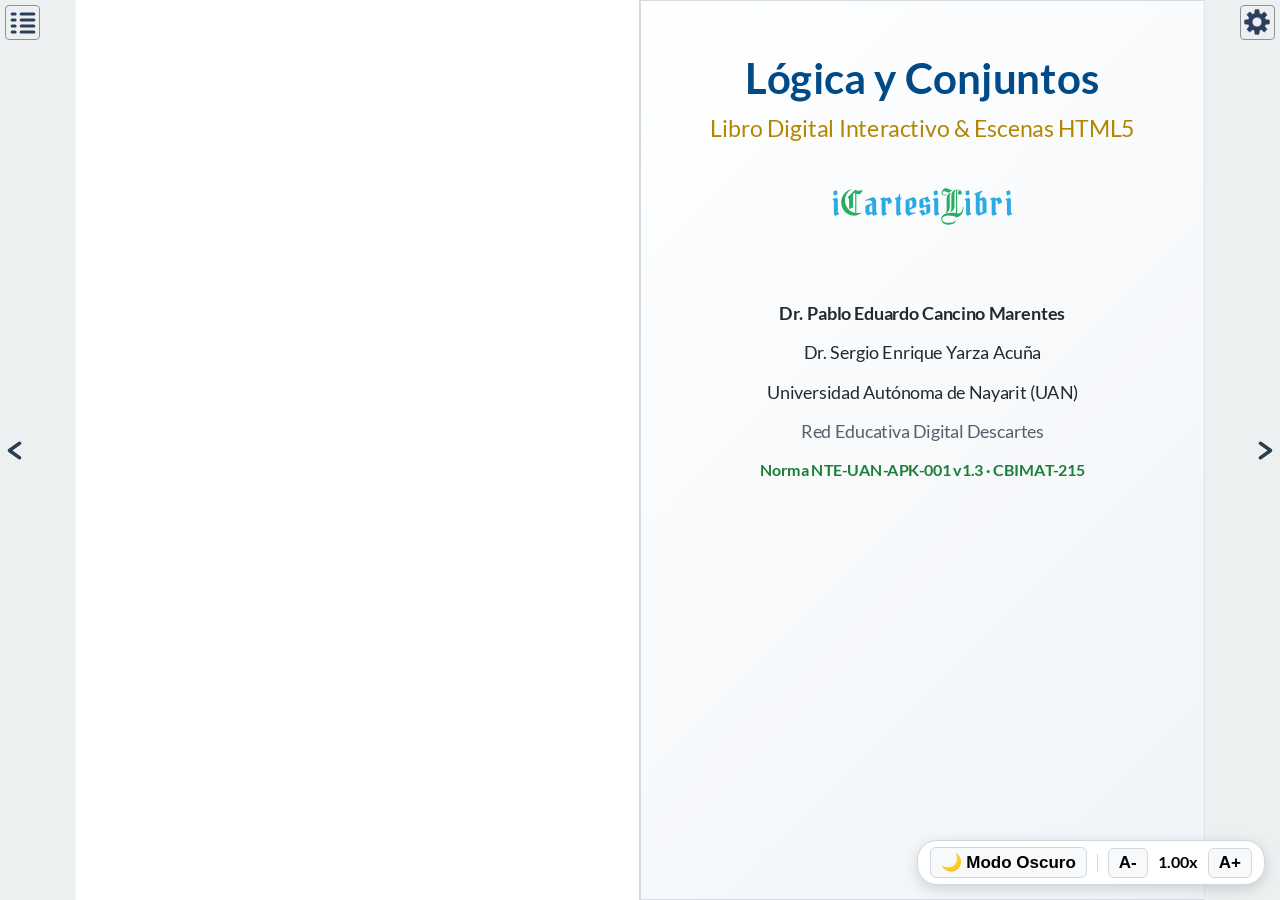
<file: index.html>
<!DOCTYPE html>
<html lang="es" data-theme="light">
<head>
	<meta http-equiv="content-type" content="text/html; charset=UTF-8">
	<meta http-equiv="X-UA-Compatible" content="IE=edge,chrome=1">
	<meta name="viewport" content="width=device-width,initial-scale=1,maximum-scale=1,minimum-scale=1,user-scalable=yes,minimal-ui">
	<meta name="mobile-web-app-capable" content="yes">
	<meta name="apple-mobile-web-app-capable" content="yes">
	<meta name="apple-mobile-web-app-status-bar-style" content="black">

	<title>Lógica y Conjuntos — Libro Digital Interactivo (Proyecto Descartes / UAN)</title>

	<!-- Precarga de Logo -->
	<link rel="preload" as="image" href="images/general/icartesilibri_logo.svg">

	<!-- Configuración del Libro iCartesiLibri -->
	<script>
	window.book_config = {
		auto_numerate_sections_and_figures: true,
		open_interactives_fullscreen: true,
	}
	</script>

  <!-- Núcleo del libro interactivo Descartes -->
  <script type="text/javascript" src="book-min.js" charset="utf-8"></script>
  
  <!-- Estilos y fuentes -->
  <link rel="stylesheet" href="extra/fonts.css" type="text/css">
  <link rel="stylesheet" href="extra/style.css" type="text/css">

  <!-- KaTeX (Renderizado Matemático Ultrarrápido) -->
  <link rel="stylesheet" type="text/css" href="extra/katex/katex.min.css"/>
  <script src="extra/katex/katex.min.js"></script>
  <script src="extra/katex/contrib/copy-tex.min.js"></script>
  <script src="extra/katex/contrib/auto-render.min.js"></script>

  <script>
  document.addEventListener("DOMContentLoaded", function() {
    renderMathInElement(document.body, {
      delimiters: [
        {left: "$$", right: "$$", display: true},
        {left: "$", right: "$", display: false},
        {left: "\\[", right: "\\]", display: true},
        {left: "\\(", right: "\\)", display: false}
      ]
    });
  });
  </script>

  <style>
    /* Ampliación de Magnitud Vertical del Libro & Objeto Incrustado (650px) */
    :root {
      --pages_container_height: 1020px !important;
      
      /* MODO CLARO (Por defecto) */
      --bg-main: #f8f9fa;
      --page-bg: #ffffff;
      --text-color: #1f2328;
      --title-color: #0969da;
      --subtitle-color: #b38600;
      --border-color: #d0d7de;
      --info-bg: #f0f7ff;
      --info-border: #0969da;
      --table-header-bg: #eaeef2;
      --table-header-text: #0969da;
      --font-scale: 1;

      /* PORTADA CLARA */
      --cover-bg: linear-gradient(135deg, #ffffff 0%, #f0f4f8 100%);
      --cover-title: #004b87;
      --cover-subtitle: #b38600;
      --cover-text: #24292f;
      --cover-subtext: #57606a;
      --cover-tag: #1a7f37;
    }

    :root[data-theme="dark"], body.dark {
      --pages_container_height: 1020px !important;

      /* MODO OSCURO */
      --bg-main: #0d1117;
      --page-bg: #161b22;
      --text-color: #e6edf3;
      --title-color: #58a6ff;
      --subtitle-color: #f0883e;
      --border-color: #30363d;
      --info-bg: rgba(88, 166, 255, 0.15);
      --info-border: #58a6ff;
      --table-header-bg: #21262d;
      --table-header-text: #58a6ff;

      /* PORTADA OSCURA */
      --cover-bg: linear-gradient(135deg, #0d1117 0%, #161b22 100%);
      --cover-title: #58a6ff;
      --cover-subtitle: #c59b27;
      --cover-text: #e6edf3;
      --cover-subtext: #8b949e;
      --cover-tag: #39d353;
    }

    body {
      font-size: calc(1rem * var(--font-scale)) !important;
      background-color: var(--bg-main) !important;
      color: var(--text-color) !important;
      transition: background-color 0.3s ease, color 0.3s ease;
    }

    .page {
      height: var(--pages_container_height) !important;
      background-color: var(--page-bg) !important;
      color: var(--text-color) !important;
      border-color: var(--border-color) !important;
      transition: background-color 0.3s ease, color 0.3s ease;
    }

    /* REGLAS ABSOLUTAS DE ALTO CONTRASTE TIPOGRÁFICO */
    body.dark .page,
    body.dark .page p,
    body.dark .page li,
    body.dark .page td,
    body.dark .page th,
    body.dark .page div,
    body.dark .page span,
    body.dark .page strong,
    body.dark .page em,
    body.dark .page ol,
    body.dark .page ul,
    body.dark .page figcaption,
    [data-theme="dark"] .page p,
    [data-theme="dark"] .page li,
    [data-theme="dark"] .page td,
    [data-theme="dark"] .page th,
    [data-theme="dark"] .page div,
    [data-theme="dark"] .page span,
    [data-theme="dark"] .page strong,
    [data-theme="dark"] .page em,
    [data-theme="dark"] .page ol,
    [data-theme="dark"] .page ul {
      color: #e6edf3 !important;
    }

    body:not(.dark)[data-theme="light"] .page p,
    body:not(.dark)[data-theme="light"] .page li,
    body:not(.dark)[data-theme="light"] .page td,
    body:not(.dark)[data-theme="light"] .page th,
    body:not(.dark)[data-theme="light"] .page div,
    body:not(.dark)[data-theme="light"] .page span,
    body:not(.dark)[data-theme="light"] .page strong,
    body:not(.dark)[data-theme="light"] .page em,
    body:not(.dark)[data-theme="light"] .page ol,
    body:not(.dark)[data-theme="light"] .page ul {
      color: #1f2328 !important;
    }

    /* Fórmulas matemáticas KaTeX */
    body.dark .katex,
    body.dark .katex-display,
    [data-theme="dark"] .katex,
    [data-theme="dark"] .katex-display {
      color: #f0f6fc !important;
    }

    body:not(.dark)[data-theme="light"] .katex,
    body:not(.dark)[data-theme="light"] .katex-display {
      color: #0f172a !important;
    }

    /* Enlaces */
    body.dark .page a,
    [data-theme="dark"] .page a {
      color: #58a6ff !important;
    }

    /* Encabezados */
    h1, h2, h3 {
      color: var(--title-color) !important;
    }

    .cover-page {
      background-image: var(--cover-bg) !important;
      border: 1px solid var(--border-color) !important;
    }

    .controls-toolbar {
      position: fixed;
      bottom: 15px;
      right: 15px;
      z-index: 1000;
      background: var(--page-bg);
      border: 1px solid var(--border-color);
      border-radius: 20px;
      padding: 6px 12px;
      display: flex;
      gap: 10px;
      align-items: center;
      box-shadow: 0 4px 14px rgba(0,0,0,0.15);
    }

    .toolbar-btn {
      background: var(--bg-main);
      color: var(--text-color);
      border: 1px solid var(--border-color);
      border-radius: 6px;
      padding: 4px 10px;
      font-weight: bold;
      font-size: 0.85rem;
      cursor: pointer;
      display: flex;
      align-items: center;
      gap: 4px;
      transition: all 0.2s ease;
    }

    .toolbar-btn:hover {
      background: var(--title-color);
      color: #ffffff;
    }

    .info-note {
      background: var(--info-bg) !important;
      border-left: 4px solid var(--info-border) !important;
      padding: 12px 16px;
      margin: 14px 0;
      border-radius: 0 6px 6px 0;
      border: 1px solid var(--border-color);
      border-left-width: 4px;
    }

    body.dark .info-note,
    body.dark .info-note strong,
    body.dark .info-note em,
    [data-theme="dark"] .info-note,
    [data-theme="dark"] .info-note strong,
    [data-theme="dark"] .info-note em {
      color: #e6edf3 !important;
    }

    .interactive-frame {
      width: 100%;
      height: 650px !important;
      border: 1px solid var(--border-color);
      border-radius: 8px;
      margin: 12px 0 0 0;
      background: var(--page-bg);
    }

    /* ALINEACIÓN A LA IZQUIERDA SIMPLE EN TABLAS (Elimina justificado forzado) */
    table, table *, table th, table td {
      text-align: left !important;
      word-spacing: normal !important;
      letter-spacing: normal !important;
      text-justify: auto !important;
    }

    table {
      width: 100% !important;
      border-collapse: collapse !important;
      border: 1px solid var(--border-color) !important;
      margin: 15px 0 !important;
    }

    table th {
      background: var(--table-header-bg) !important;
      color: var(--table-header-text) !important;
      font-weight: bold !important;
      padding: 8px 12px !important;
      border: 1px solid var(--border-color) !important;
    }

    table td {
      padding: 8px 12px !important;
      border: 1px solid var(--border-color) !important;
      vertical-align: top !important;
    }
  </style>
</head>

<body>
	<div id="book_loader_container">
		<div id="book_loader"></div>
		<img src="images/general/icartesilibri_logo.svg" width="20%" style="padding-left:1em;">
	</div>

  <!-- Barra Flotante de Accesibilidad & Sincronización de Tema (NTE-UAN-APK-001 §6.4) -->
  <div class="controls-toolbar">
    <button class="toolbar-btn" id="theme-toggle-btn" onclick="toggleTheme()" title="Cambiar Tema Claro / Oscuro">
      <span id="theme-icon">🌙</span> <span id="theme-text">Modo Oscuro</span>
    </button>
    <div style="width:1px; height:18px; background:var(--border-color);"></div>
    <button class="toolbar-btn" onclick="adjustFont(-0.1)" title="Reducir fuente">A-</button>
    <span id="font-scale-label" style="font-size:0.8rem; font-weight:bold; color:var(--text-color);">1.00x</span>
    <button class="toolbar-btn" onclick="adjustFont(0.1)" title="Aumentar fuente">A+</button>
  </div>

  <div id="book_container">
    <div id="btn_back_page"></div>
    <div id="btn_next_page"></div>
    <button id="go_to_table_of_content"></button>
    
    <button id="btn_config"></button>
    <div id="config_options">
      <div id="dark_light_mode"></div>
    </div>

    <div id="table_of_content"></div>

    <div id="pages_container">
      
      <!-- Página vacía de guarda -->
      <div class="page" style="background-color:transparent;"></div>

      <!-- PORTADA PRINCIPAL DINÁMICA DE TEMA (NTE-UAN-APK-001 v1.3) -->
      <div class="page cover-page" style="margin:0; padding:0; background-size:cover;">
        <div style="padding: 60px 20px; text-align: center;">
          <h1 style="font-size: 2.4rem; color: var(--cover-title) !important; margin-bottom: 12px;">Lógica y Conjuntos</h1>
          <h2 style="font-size: 1.3rem; color: var(--cover-subtitle) !important; font-weight: normal;">Libro Digital Interactivo & Escenas HTML5</h2>
          
          <div style="margin: 50px 0;">
            <img src="images/general/icartesilibri_logo.svg" width="35%" alt="Red Descartes">
          </div>

          <div style="margin-top: 80px; font-size: 1rem; color: var(--cover-subtext);">
            <p><strong style="color: var(--cover-text);">Dr. Pablo Eduardo Cancino Marentes</strong></p>
            <p style="color: var(--cover-text);">Dr. Sergio Enrique Yarza Acuña</p>
            <p style="margin-top: 15px; color: var(--cover-text);">Universidad Autónoma de Nayarit (UAN)</p>
            <p>Red Educativa Digital Descartes</p>
            <p style="color: var(--cover-tag); font-size:0.9rem; margin-top:15px; font-weight:bold;">Norma NTE-UAN-APK-001 v1.3 · CBIMAT-215</p>
          </div>
        </div>
      </div>

      <!-- PRESENTACIÓN E INTRODUCCIÓN -->
      <div class="page" init-page-num="true">
        <h1>Presentación de la Obra</h1>
        <p>Este <strong>Libro Digital Interactivo</strong> ha sido desarrollado en el marco de la Red Educativa Digital Descartes y la norma técnica <strong>NTE-UAN-APK-001 v1.3</strong> de la Universidad Autónoma de Nayarit.</p>
        
        <div class="info-note">
          <strong>Objetivo Pedagógico:</strong> Proporcionar un recurso de aprendizaje autónomo y dinámico para la asignatura de <em>Lógica y Conjuntos (CBIMAT-215)</em> en la Licenciatura en Matemáticas, integrando teoría rigurosa, notación en KaTeX, simuladores interactivos SVG, applets GeoGebra y evaluadores autocorregibles en formato HTML5 DescartesJS.
        </div>

        <h3>Estructura del Libro Interactivo:</h3>
        <ul>
          <li><strong>Capítulo 1:</strong> Lógica Proposicional, Conectivas y Evaluador de Tablas de Verdad.</li>
          <li><strong>Capítulo 2:</strong> Teoría de Conjuntos, Álgebra Booleana y Simulador SVG de Diagramas de Venn (19 operaciones).</li>
          <li><strong>Capítulo 3:</strong> Métodos de Demostración Formal y Simulador de Demostraciones Paso a Paso.</li>
          <li><strong>Capítulo 4:</strong> Banco de Evaluación Autocorregible DescartesJS (24 reactivos) y GeoGebra API.</li>
        </ul>
      </div>

      <!-- CAPÍTULO 1: LÓGICA PROPOSICIONAL -->
      <div class="page">
        <h1>Capítulo 1 — Lógica Proposicional</h1>
        <h2>1.1 Proposiciones Atómicas y Moleculares</h2>
        <p>Una <strong>proposición</strong> es cualquier enunciado declarativo del cual se pueda afirmar inequívocamente su valor de verdad: verdadero (\(V\)) o falso (\(F\)), pero no ambos a la vez.</p>
        
        <table border="1">
          <thead>
            <tr>
              <th>Tipo de Proposición</th>
              <th>Descripción</th>
              <th>Simbolización</th>
            </tr>
          </thead>
          <tbody>
            <tr>
              <td><strong>Atómica</strong></td>
              <td>Enunciado simple no descomponible.</td>
              <td>\(p\): "El número 7 es primo"</td>
            </tr>
            <tr>
              <td><strong>Molecular</strong></td>
              <td>Formada por dos o más atómicas mediante conectivas.</td>
              <td>\(p \land q\): "7 es primo y 8 es par"</td>
            </tr>
          </tbody>
        </table>
      </div>

      <!-- ESCENA INTERACTIVA: TABLAS DE VERDAD -->
      <div class="page">
        <h1>1.2 Escena Interactiva — Evaluador de Tablas de Verdad</h1>
        <p style="margin-bottom:8px;">Evaluación paso a paso de tablas de verdad (\(\land, \lor, \neg, \to, \leftrightarrow\)).</p>
        
        <iframe class="interactive-frame" src="interactivos/tablas_verdad.html" onload="syncIframeTheme(this)"></iframe>
      </div>

      <!-- CAPÍTULO 2: TEORÍA DE CONJUNTOS -->
      <div class="page">
        <h1>Capítulo 2 — Teoría de Conjuntos</h1>
        <h2>2.1 Elementos, Notación y Pertenencia</h2>
        <p>Un <strong>conjunto</strong> es una colección bien definida de objetos llamados <em>elementos</em>. Si un objeto \(a\) pertenece al conjunto \(A\), se denota como \(a \in A\).</p>

        <h3>Operaciones Fundamentales entre Conjuntos:</h3>
        <ul>
          <li><strong>Unión (\(A \cup B\)):</strong> \(\{x \mid x \in A \lor x \in B\}\)</li>
          <li><strong>Intersección (\(A \cap B\)):</strong> \(\{x \mid x \in A \land x \in B\}\)</li>
          <li><strong>Diferencia (\(A \setminus B\)):</strong> \(\{x \mid x \in A \land x \notin B\}\)</li>
          <li><strong>Diferencia Simétrica (\(A \Delta B\)):</strong> \((A \setminus B) \cup (B \setminus A)\)</li>
          <li><strong>Complemento (\(A'\)):</strong> \(\{x \in \mathcal{U} \mid x \notin A\}\)</li>
        </ul>
      </div>

      <!-- ESCENA INTERACTIVA: SIMULADOR DE VENN -->
      <div class="page">
        <h1>2.2 Escena Interactiva — Simulador SVG de Diagramas de Venn</h1>
        <p style="margin-bottom:8px;">Explora dinámicamente el sombreado de regiones en 2 y 3 conjuntos.</p>
        
        <iframe class="interactive-frame" src="interactivos/simulador_venn.html" onload="syncIframeTheme(this)"></iframe>
      </div>

      <!-- CAPÍTULO 3: MÉTODOS DE DEMOSTRACIÓN -->
      <div class="page">
        <h1>Capítulo 3 — Métodos de Demostración</h1>
        <h2>3.1 Técnicas Fundamentales de Prueba</h2>
        <p>Para demostrar la validez de una proposición matemática \(P \Rightarrow Q\), se utilizan principalmente tres técnicas:</p>

        <ol>
          <li><strong>Prueba Directa:</strong> Se asume la hipótesis \(P\) verdadera y, mediante deducciones lógicas válidas, se concluye la tesis \(Q\).</li>
          <li><strong>Prueba por Contraposición:</strong> Se demuestra la proposición equivalente \(\neg Q \Rightarrow \neg P\).</li>
          <li><strong>Prueba por Contradicción (Reducción al Absurdo):</strong> Se asume la negación de la implicación \((P \land \neg Q)\) y se deduce una contradicción lógica \(\bot\).</li>
        </ol>

        <div class="info-note">
          <strong>Inducción Matemática:</strong> Para probar que una propiedad \(P(n)\) es válida para todo \(n \in \mathbb{N}\), se verifica el paso base \(P(1)\) y se demuestra que \(P(k) \Rightarrow P(k+1)\).
        </div>
      </div>

      <!-- ESCENA INTERACTIVA: SIMULADOR DE DEMOSTRACIONES -->
      <div class="page">
        <h1>3.2 Escena Interactiva — Simulador de Demostraciones</h1>
        <p style="margin-bottom:8px;">Deducción lógica formal paso a paso con justificaciones axiomáticas y notación KaTeX.</p>
        
        <iframe class="interactive-frame" src="interactivos/simulador_demostraciones.html" onload="syncIframeTheme(this)"></iframe>
      </div>

      <!-- CAPÍTULO 4: EVALUADOR Y GEOGEBRA -->
      <div class="page">
        <h1>Capítulo 4 — Evaluación e Interactivos Avanzados</h1>
        <h2>4.1 Evaluador Autocorregible DescartesJS</h2>
        <p style="margin-bottom:8px;">Módulo de evaluación interactiva basado en los estándares CENEVAL/TNM.</p>
        
        <iframe class="interactive-frame" src="interactivos/evaluador_descartes.html" onload="syncIframeTheme(this)"></iframe>
      </div>

      <!-- GEOGEBRA WEB API -->
      <div class="page">
        <h2>4.2 Escena GeoGebra HTML5 Web API</h2>
        <p style="margin-bottom:8px;">Visualización de construcciones algebraicas y circuitos lógicos.</p>
        
        <iframe class="interactive-frame" src="interactivos/geogebra_logica.html" onload="syncIframeTheme(this)"></iframe>
      </div>

      <!-- PÁGINA DE CRÉDITOS -->
      <div class="page">
        <h1>Créditos Institucionales</h1>
        <div style="margin-top: 30px; line-height: 1.6;">
          <h3 style="color:var(--title-color);">Universidad Autónoma de Nayarit (UAN)</h3>
          <p>Unidad Académica de Ciencias Básicas e Ingenierías</p>
          <p>Licenciatura en Matemáticas · Asignatura: Lógica y Conjuntos (CBIMAT-215)</p>
          
          <h3 style="color:var(--subtitle-color); margin-top:25px;">Equipo de Investigación Docente</h3>
          <ul>
            <li><strong>Dr. Pablo Eduardo Cancino Marentes</strong> — Investigador Responsable / Desarrollo APK y Libro Interactivo</li>
            <li><strong>Dr. Sergio Enrique Yarza Acuña</strong> — Investigador Colaborador / Diseño Curricular</li>
            <li><strong>Ayrton Ortega Hernández</strong> — Colaborador Estudiantil (Lic. en Matemáticas)</li>
            <li><strong>Luis Angel Caro Madera</strong> — Colaborador Estudiantil (Lic. en Matemáticas)</li>
          </ul>

          <h3 style="color:#39d353; margin-top:25px;">Red Educativa Digital Descartes</h3>
          <p>Motor de Libro Interactivo HTML5 <em>iCartesiLibri</em> desarrollado por <strong>Joel Espinosa Longi</strong> (IMAT - UNAM).</p>
          <p style="font-size:0.85rem; opacity:0.8; margin-top:20px;">Todos los derechos reservados © 2026. Norma NTE-UAN-APK-001 v1.3.</p>
        </div>
      </div>

    </div>
  </div>

  <script>
    let currentTheme = 'light';

    function toggleTheme() {
      currentTheme = (currentTheme === 'light') ? 'dark' : 'light';
      document.documentElement.setAttribute('data-theme', currentTheme);
      document.body.classList.toggle('dark', currentTheme === 'dark');
      
      const btnIcon = document.getElementById('theme-icon');
      const btnText = document.getElementById('theme-text');
      if (currentTheme === 'dark') {
        btnIcon.innerText = '☀️';
        btnText.innerText = 'Modo Claro';
      } else {
        btnIcon.innerText = '🌙';
        btnText.innerText = 'Modo Oscuro';
      }

      broadcastThemeToIframes(currentTheme);
    }

    function broadcastThemeToIframes(theme) {
      const iframes = document.querySelectorAll('iframe');
      iframes.forEach(iframe => {
        try {
          iframe.contentWindow?.postMessage({ type: 'THEME_CHANGE', theme: theme }, '*');
        } catch(e) {}
      });
    }

    function syncIframeTheme(iframeEl) {
      try {
        iframeEl.contentWindow?.postMessage({ type: 'THEME_CHANGE', theme: currentTheme }, '*');
      } catch(e) {}
    }

    document.addEventListener("DOMContentLoaded", function() {
      const bodyObserver = new MutationObserver(() => {
        const isDark = document.body.classList.contains('dark');
        const theme = isDark ? 'dark' : 'light';
        document.documentElement.setAttribute('data-theme', theme);
        currentTheme = theme;
        
        const btnIcon = document.getElementById('theme-icon');
        const btnText = document.getElementById('theme-text');
        if (btnIcon && btnText) {
          btnIcon.innerText = isDark ? '☀️' : '🌙';
          btnText.innerText = isDark ? 'Modo Claro' : 'Modo Oscuro';
        }

        broadcastThemeToIframes(theme);
      });

      bodyObserver.observe(document.body, { attributes: true, attributeFilter: ['class'] });
    });

    // Control de Accesibilidad Tipográfica
    let currentScale = 1.0;
    function adjustFont(delta) {
      currentScale = Math.min(Math.max(0.85, currentScale + delta), 2.0);
      document.documentElement.style.setProperty('--font-scale', currentScale);
      document.getElementById('font-scale-label').innerText = currentScale.toFixed(2) + 'x';
    }
  </script>
</body>
</html>
</file>
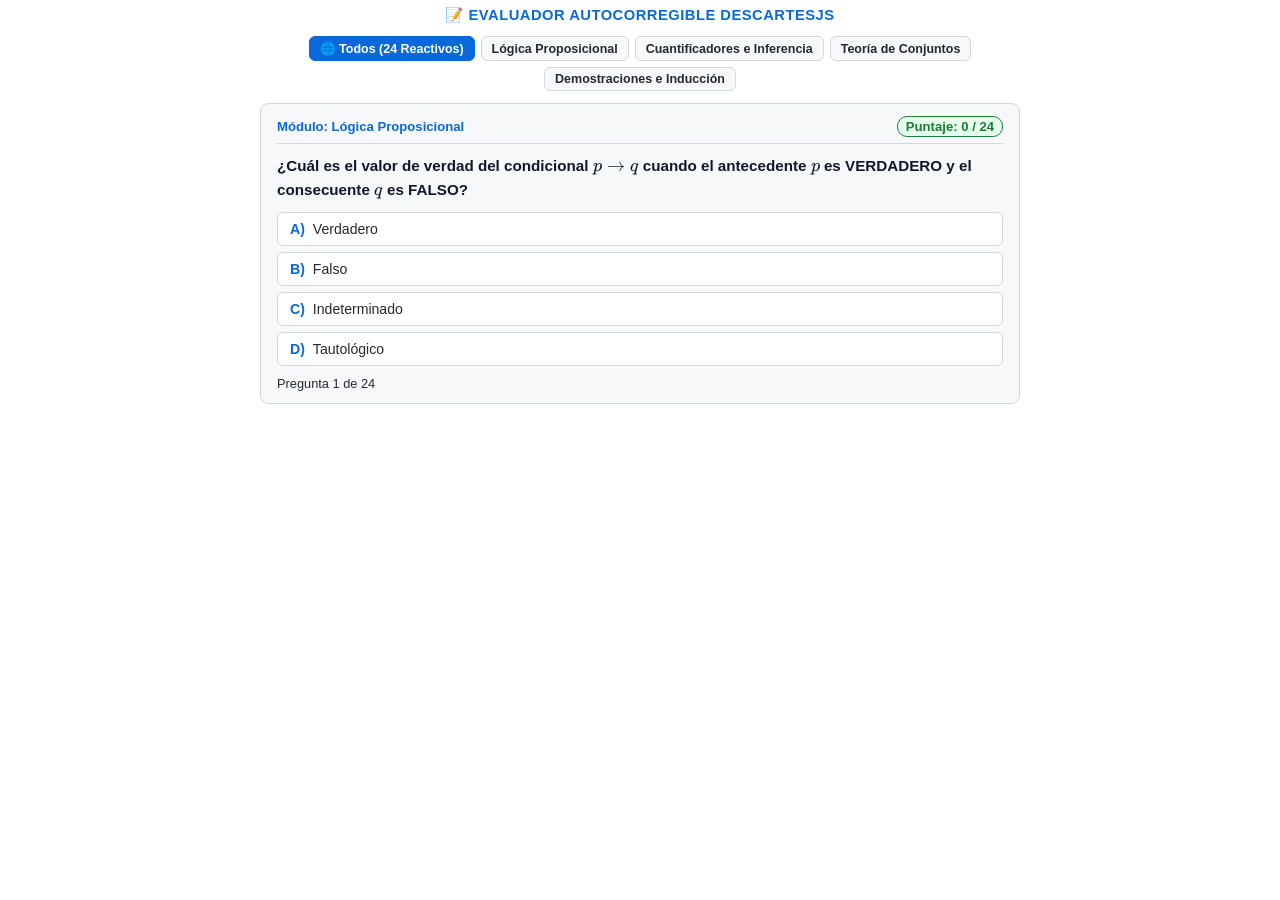
<file: interactivos/evaluador_descartes.html>
<!DOCTYPE html>
<html lang="es" data-theme="light">
<head>
  <meta charset="UTF-8">
  <meta name="viewport" content="width=device-width, initial-scale=1.0">
  <title>Evaluador Autocorregible DescartesJS — Lógica y Conjuntos</title>

  <!-- KaTeX -->
  <link rel="stylesheet" href="../extra/katex/katex.min.css">
  <script src="../extra/katex/katex.min.js"></script>
  <script src="../extra/katex/contrib/auto-render.min.js"></script>

  <style>
    :root {
      /* MODO CLARO (Default) */
      --bg-color: #ffffff;
      --card-bg: #f6f8fa;
      --border-color: #d0d7de;
      --accent-blue: #0969da;
      --accent-green: #1a7f37;
      --accent-red: #cf222e;
      --accent-purple: #8250df;
      --text-color: #24292f;
      --text-bright: #0f172a;
      --btn-bg: #ffffff;
      --btn-hover: #eaeef2;
      --info-bg: #f0f7ff;
      --score-bg: #e6ffec;
      --score-border: #1a7f37;
    }

    :root[data-theme="dark"] {
      /* MODO OSCURO */
      --bg-color: #0d1117;
      --card-bg: #161b22;
      --border-color: #30363d;
      --accent-blue: #58a6ff;
      --accent-green: #39d353;
      --accent-red: #f85149;
      --accent-purple: #bc8cff;
      --text-color: #c9d1d9;
      --text-bright: #ffffff;
      --btn-bg: #21262d;
      --btn-hover: #30363d;
      --info-bg: #0d1117;
      --score-bg: #21262d;
      --score-border: #30363d;
    }

    body {
      font-family: -apple-system, BlinkMacSystemFont, "Segoe UI", Roboto, Helvetica, Arial, sans-serif;
      background-color: var(--bg-color);
      color: var(--text-color);
      margin: 0;
      padding: 6px 10px;
      display: flex;
      flex-direction: column;
      align-items: center;
      box-sizing: border-box;
      overflow-x: hidden;
      transition: background-color 0.3s ease, color 0.3s ease;
    }

    h2 {
      color: var(--accent-blue);
      margin-top: 0;
      margin-bottom: 4px;
      font-size: 0.92rem;
      text-align: center;
      text-transform: uppercase;
      letter-spacing: 0.5px;
    }

    .container {
      width: 100%;
      max-width: 760px;
      display: flex;
      flex-direction: column;
      gap: 8px;
    }

    .filter-bar {
      display: flex;
      gap: 6px;
      overflow-x: auto;
      padding-bottom: 4px;
      justify-content: center;
      flex-wrap: wrap;
    }

    .btn-filter {
      background: var(--card-bg);
      border: 1px solid var(--border-color);
      color: var(--text-color);
      border-radius: 6px;
      padding: 4px 10px;
      font-size: 0.78rem;
      font-weight: 600;
      cursor: pointer;
      transition: all 0.2s ease;
    }

    .btn-filter.active {
      background: var(--accent-blue);
      color: #ffffff;
      border-color: var(--accent-blue);
    }

    .card {
      background: var(--card-bg);
      border: 1px solid var(--border-color);
      border-radius: 8px;
      padding: 12px 16px;
      display: flex;
      flex-direction: column;
      gap: 10px;
    }

    .question-header {
      display: flex;
      justify-content: space-between;
      align-items: center;
      font-size: 0.82rem;
      color: var(--text-color);
      border-bottom: 1px solid var(--border-color);
      padding-bottom: 6px;
    }

    .question-text {
      font-size: 0.95rem;
      font-weight: 600;
      color: var(--text-bright);
      line-height: 1.45;
    }

    .options-grid {
      display: grid;
      grid-template-columns: 1fr;
      gap: 6px;
    }

    .opt-btn {
      background: var(--btn-bg);
      border: 1px solid var(--border-color);
      border-radius: 6px;
      padding: 8px 12px;
      color: var(--text-color);
      font-size: 0.88rem;
      cursor: pointer;
      text-align: left;
      transition: all 0.2s ease;
      display: flex;
      align-items: center;
      gap: 8px;
    }

    .opt-btn:hover {
      background: var(--btn-hover);
      border-color: var(--accent-blue);
    }

    .opt-btn.correct {
      background: rgba(26, 127, 55, 0.15) !important;
      border-color: var(--accent-green) !important;
      color: var(--accent-green) !important;
      font-weight: bold;
    }

    .opt-btn.incorrect {
      background: rgba(207, 34, 46, 0.15) !important;
      border-color: var(--accent-red) !important;
      color: var(--accent-red) !important;
    }

    .explanation-box {
      background: var(--info-bg);
      border-left: 4px solid var(--accent-purple);
      border-radius: 6px;
      padding: 8px 12px;
      font-size: 0.82rem;
      line-height: 1.35;
      display: none;
      border: 1px solid var(--border-color);
      border-left-width: 4px;
    }

    .controls {
      display: flex;
      justify-content: space-between;
      align-items: center;
    }

    .btn-nav {
      background: var(--accent-blue);
      color: #ffffff;
      border: none;
      border-radius: 6px;
      padding: 6px 14px;
      font-weight: bold;
      font-size: 0.85rem;
      cursor: pointer;
    }

    .score-badge {
      background: var(--score-bg);
      border: 1px solid var(--score-border);
      padding: 2px 8px;
      border-radius: 10px;
      font-weight: bold;
      color: var(--accent-green);
    }
  </style>
</head>
<body>

  <div class="container">
    <h2>📝 Evaluador Autocorregible DescartesJS</h2>

    <div class="filter-bar" id="filter-container"></div>

    <div class="card" id="quiz-card">
      <div class="question-header">
        <span id="module-tag" style="font-weight: bold; color: var(--accent-blue);">Módulo 1 — Lógica Proposicional</span>
        <span class="score-badge" id="score-tag">Puntaje: 0 / 0</span>
      </div>

      <div class="question-text" id="q-text">Cargando reactivo...</div>

      <div class="options-grid" id="options-container"></div>

      <div class="explanation-box" id="exp-box">
        <div style="font-weight:bold; color:var(--accent-purple); margin-bottom:2px; font-size:0.85rem;">Explicación y Justificación Lógica:</div>
        <div id="exp-text"></div>
      </div>

      <div class="controls">
        <div id="q-progress" style="font-size:0.8rem; color:var(--text-color);">Pregunta 1 de 24</div>
        <button class="btn-nav" id="btn-next" onclick="nextQuestion()" style="display:none;">Siguiente Reactivo →</button>
      </div>
    </div>
  </div>

  <script>
    // Manejador de temas
    window.addEventListener('message', (event) => {
      if (event.data && event.data.type === 'THEME_CHANGE') {
        document.documentElement.setAttribute('data-theme', event.data.theme);
      }
    });
    try {
      if (window.parent && window.parent.document) {
        const isDark = window.parent.document.body.classList.contains('dark') || window.parent.document.documentElement.getAttribute('data-theme') === 'dark';
        document.documentElement.setAttribute('data-theme', isDark ? 'dark' : 'light');
      }
    } catch(e) {}

    // ── BANCO EXTENDIDO DE 24 PREGUNTAS (6 POR MÓDULO) ───────────────────
    const ALL_QUESTIONS = [
      // MÓDULO 1: LÓGICA PROPOSICIONAL Y TABLAS DE VERDAD
      {
        modulo: "Lógica Proposicional",
        pregunta: "¿Cuál es el valor de verdad del condicional \\(p \\to q\\) cuando el antecedente \\(p\\) es VERDADERO y el consecuente \\(q\\) es FALSO?",
        opciones: [
          "Verdadero",
          "Falso",
          "Indeterminado",
          "Tautológico"
        ],
        correcta: 1,
        explicacion: "Un condicional \\(p \\to q\\) es FALSO en un único caso: cuando la premisa \\(p\\) es Verdadera y la conclusión \\(q\\) es Falsa. En cualquier otro caso es Verdadero."
      },
      {
        modulo: "Lógica Proposicional",
        pregunta: "Una proposición molecular cuya tabla de verdad resulta ser VERDADERA en todas y cada una de sus filas se clasifica formalmente como:",
        opciones: [
          "Contingencia",
          "Contradicción",
          "Tautología",
          "Falacia formal"
        ],
        correcta: 2,
        explicacion: "Por definición de la semántica proposicional, una fórmula que es siempre verdadera bajo cualquier asignación de verdad de sus variables atómicas es una Tautología (ejemplo: \\(p \\lor \\neg p\\))."
      },
      {
        modulo: "Lógica Proposicional",
        pregunta: "¿Cuál de las siguientes expresiones es lógicamente equivalente a la negación de la conjunción \\(\\neg(p \\land q)\\)?",
        opciones: [
          "\\(\\neg p \\land \\neg q\\)",
          "\\(\\neg p \\lor \\neg q\\)",
          "\\(p \\lor q\\)",
          "\\(p \\to \\neg q\\)"
        ],
        correcta: 1,
        explicacion: "Por la 1ª Ley de De Morgan para la lógica proposicional, la negación de una conjunción equivale a la disyunción de las negaciones: \\(\\neg(p \\land q) \\equiv \\neg p \\lor \\neg q\\)."
      },
      {
        modulo: "Lógica Proposicional",
        pregunta: "El condicional \\(p \\to q\\) es lógicamente equivalente a su forma disyuntiva:",
        opciones: [
          "\\(\\neg p \\lor q\\)",
          "\\(p \\land \\neg q\\)",
          "\\(\\neg p \\land q\\)",
          "\\(q \\to p\\)"
        ],
        correcta: 0,
        explicacion: "Por definición del condicional material en lógica clásica, \\(p \\to q \\equiv \\neg p \\lor q\\). Ambas expresiones comparten exactamente la misma columna en su tabla de verdad."
      },
      {
        modulo: "Lógica Proposicional",
        pregunta: "Para una tabla de verdad con 4 variables proposicionales independientes (\\(p, q, r, s\\)), ¿cuántas filas de combinaciones de verdad se deben generar?",
        opciones: [
          "\\(8\\)",
          "\\(12\\)",
          "\\(16\\)",
          "\\(24\\)"
        ],
        correcta: 2,
        explicacion: "El número de asignaciones de verdad para \\(n\\) variables binarias independientes es \\(2^n\\). Para \\(n=4\\), \\(2^4 = 16\\) filas."
      },
      {
        modulo: "Lógica Proposicional",
        pregunta: "¿Cuál es la proposición recíproca (conversa) de la implicación \\(p \\to q\\)?",
        opciones: [
          "\\(\\neg p \\to \\neg q\\)",
          "\\(q \\to p\\)",
          "\\(\\neg q \\to \\neg p\\)",
          "\\(\\neg(p \\to q)\\)"
        ],
        correcta: 1,
        explicacion: "Dada la implicación directa \\(p \\to q\\), su recíproca es \\(q \\to p\\), su inversa es \\(\\neg p \\to \\neg q\\), y su contrapositiva es \\(\\neg q \\to \\neg p\\)."
      },

      // MÓDULO 2: CUANTIFICADORES Y MÉTODOS DE INFERENCIA
      {
        modulo: "Cuantificadores e Inferencia",
        pregunta: "¿Cuál es la negación lógica formal de la proposición cuantificada universalmente \\((\\forall x \\in A) p(x)\\)?",
        opciones: [
          "\\((\\forall x \\in A) \\neg p(x)\\)",
          "\\((\\exists x \\in A) \\neg p(x)\\)",
          "\\((\\exists x \\notin A) p(x)\\)",
          "\\(\\neg(\\exists x \\in A) p(x)\\)"
        ],
        correcta: 1,
        explicacion: "Para negar que 'todos los elementos cumplen \\(p\\)', basta con asegurar que 'existe al menos un elemento que NO cumple \\(p\\)': \\(\\neg(\\forall x \\in A) p(x) \\equiv (\\exists x \\in A) \\neg p(x)\\)."
      },
      {
        modulo: "Cuantificadores e Inferencia",
        pregunta: "La regla de inferencia 'Modus Ponendo Ponens' (m.p.p.) establece que a partir de las premisas \\(p \\to q\\) y \\(p\\), se concluye válidamente:",
        opciones: [
          "\\(\\neg p\\)",
          "\\(q\\)",
          "\\(\\neg q\\)",
          "\\(p \\land q\\)"
        ],
        correcta: 1,
        explicacion: "El Modus Ponens afirma el antecedente para deducir el consecuente: de \\(p \\to q\\) y \\(p\\), se obtiene legítimamente \\(q\\)."
      },
      {
        modulo: "Cuantificadores e Inferencia",
        pregunta: "La regla de inferencia 'Modus Tollendo Tollens' (m.t.t.) establece que de \\(p \\to q\\) y \\(\\neg q\\), se concluye:",
        opciones: [
          "\\(p\\)",
          "\\(\\neg p\\)",
          "\\(q\\)",
          "\\(\\neg(p \\land q)\\)"
        ],
        correcta: 1,
        explicacion: "El Modus Tollens niega el consecuente para negar el antecedente: de \\(p \\to q\\) y \\(\\neg q\\), se deriva \\(\\neg p\\)."
      },
      {
        modulo: "Cuantificadores e Inferencia",
        pregunta: "¿Qué significa el cuantificador de existencia única \\((\\exists! x \\in A) p(x)\\)?",
        opciones: [
          "Que no existe ningún elemento que cumpla \\(p(x)\\).",
          "Que al menos dos elementos cumplen \\(p(x)\\).",
          "Que existe exactamente un único elemento en \\(A\\) que cumple \\(p(x)\\).",
          "Que todos los elementos de \\(A\\) cumplen \\(p(x)\\)."
        ],
        correcta: 2,
        explicacion: "El cuantificador \\(\\exists!\\) representa unicidad: garantiza la existencia de un testigo y la imposibilidad de que haya dos o más elementos distintos que satisfagan la propiedad."
      },
      {
        modulo: "Cuantificadores e Inferencia",
        pregunta: "La regla 'Modus Tollendo Ponens' (m.t.p.) establece que a partir de \\(p \\lor q\\) y \\(\\neg p\\), se concluye:",
        opciones: [
          "\\(q\\)",
          "\\(\\neg q\\)",
          "\\(p\\)",
          "\\(p \\to q\\)"
        ],
        correcta: 0,
        explicacion: "El silogismo disyuntivo (m.t.p.) niega una de las alternativas de una disyunción para afirmar necesariamente la otra: de \\(p \\lor q\\) y \\(\\neg p\\), se concluye \\(q\\)."
      },
      {
        modulo: "Cuantificadores e Inferencia",
        pregunta: "¿Cuál es el valor de verdad de \\((\\forall x \\in \\mathbb{R})(x^2 \\ge 0)\\)?",
        opciones: [
          "Verdadero",
          "Falso, porque \\(0^2 = 0\\)",
          "Falso para números negativos",
          "Indeterminado"
        ],
        correcta: 0,
        explicacion: "En el cuerpo ordenado de los números reales \\(\\mathbb{R}\\), el cuadrado de cualquier número real es mayor o igual a cero (no negativo), por lo que la afirmación universal es estrictamente Verdadera."
      },

      // MÓDULO 3: TEORÍA DE CONJUNTOS Y ÁLGEBRA BOOLEANA
      {
        modulo: "Teoría de Conjuntos",
        pregunta: "Si el conjunto \\(A = \\{1, 2, 3, 4\\}\\), ¿cuál es el cardinal del conjunto potencia \\(|\\mathcal{P}(A)|\\)?",
        opciones: [
          "\\(8\\)",
          "\\(12\\)",
          "\\(16\\)",
          "\\(24\\)"
        ],
        correcta: 2,
        explicacion: "El cardinal del conjunto de partes (conjunto potencia) de un conjunto con \\(n\\) elementos es \\(2^n\\). Para \\(n=4\\), \\(2^4 = 16\\) subconjuntos."
      },
      {
        modulo: "Teoría de Conjuntos",
        pregunta: "La diferencia simétrica entre dos conjuntos \\(A \\Delta B\\) se define formalmente como:",
        opciones: [
          "\\((A \\setminus B) \\cap (B \\setminus A)\\)",
          "\\((A \\setminus B) \\cup (B \\setminus A) = (A \\cup B) \\setminus (A \\cap B)\\)",
          "\\(A \\cap B^c\\)",
          "\\(A^c \\cup B^c\\)"
        ],
        correcta: 1,
        explicacion: "La diferencia simétrica reúne los elementos que pertenecen a \\(A\\) o a \\(B\\) pero que NO están en la intersección simultánea de ambos."
      },
      {
        modulo: "Teoría de Conjuntos",
        pregunta: "Según la 1ª Ley de De Morgan para teoría de conjuntos, ¿a qué es equivalente el complemento de la unión \\((A \\cup B)^c\\)?",
        opciones: [
          "\\(A^c \\cup B^c\\)",
          "\\(A^c \\cap B^c\\)",
          "\\(A \\setminus B\\)",
          "\\((A \\cap B)^c\\)"
        ],
        correcta: 1,
        explicacion: "La 1ª Ley de De Morgan establece que \\((A \\cup B)^c = A^c \\cap B^c\\). El complemento exterior transforma la unión en intersección de complementos."
      },
      {
        modulo: "Teoría de Conjuntos",
        pregunta: "Si \\(A \\subseteq B\\), ¿cuál de las siguientes igualdades conjuntistas es SIEMPRE verdadera?",
        opciones: [
          "\\(A \\cup B = A\\)",
          "\\(A \\cap B = A\\)",
          "\\(A \\setminus B = B\\)",
          "\\(B \\subseteq A\\)"
        ],
        correcta: 1,
        explicacion: "Si todos los elementos de \\(A\\) están contenidos en \\(B\\), entonces la intersección \\(A \\cap B\\) es idéntica a \\(A\\), y la unión \\(A \\cup B\\) es idéntica a \\(B\\)."
      },
      {
        modulo: "Teoría de Conjuntos",
        pregunta: "Para tres conjuntos cualesquiera \\(A, B, C\\), la ley distributiva de la intersección respecto a la unión establece:",
        opciones: [
          "\\(A \\cap (B \\cup C) = (A \\cap B) \\cup (A \\cap C)\\)",
          "\\(A \\cup (B \\cap C) = (A \\cup B) \\cap C\\)",
          "\\(A \\cap (B \\cup C) = (A \\cup B) \\cap (A \\cup C)\\)",
          "\\(A \\setminus (B \\cap C) = (A \\setminus B) \\cap C\\)"
        ],
        correcta: 0,
        explicacion: "La intersección se distribuye sobre la unión de la misma forma que la multiplicación sobre la suma: \\(A \\cap (B \\cup C) = (A \\cap B) \\cup (A \\cap C)\\)."
      },
      {
        modulo: "Teoría de Conjuntos",
        pregunta: "El conjunto vacío \\(\\emptyset\\) satisface que para cualquier conjunto \\(A\\):",
        opciones: [
          "\\(\\emptyset \\in A\\) siempre",
          "\\(\\emptyset \\subseteq A\\) siempre",
          "\\(\\emptyset \\cup A = \\emptyset\\)",
          "\\(|\\emptyset| = 1\\)"
        ],
        correcta: 1,
        explicacion: "Por vacuidad lógica, \\(\\emptyset\\) es subconjunto de todo conjunto \\(A\\) (pues la condición 'todo elemento de \\(\\emptyset\\) está en \\(A\\)' es una verdad vacua)."
      },

      // MÓDULO 4: MÉTODOS DE DEMOSTRACIÓN E INDUCCIÓN
      {
        modulo: "Demostraciones e Inducción",
        pregunta: "En una demostración por contraposición de \\(P \\Rightarrow Q\\), ¿cuál es la proposición equivalente que se debe demostrar?",
        opciones: [
          "\\(Q \\Rightarrow P\\)",
          "\\(\\neg P \\Rightarrow \\neg Q\\)",
          "\\(\\neg Q \\Rightarrow \\neg P\\)",
          "\\(P \\land \\neg Q\\)"
        ],
        correcta: 2,
        explicacion: "La contrapositiva de una implicación \\(P \\Rightarrow Q\\) es \\(\\neg Q \\Rightarrow \\neg P\\). Ambas tienen idéntica tabla de verdad y son lógicamente indistinguibles."
      },
      {
        modulo: "Demostraciones e Inducción",
        pregunta: "En una demostración por reducción al absurdo (contradicción) para probar una tesis \\(T\\), se asume inicialmente:",
        opciones: [
          "Que \\(T\\) es verdadera.",
          "Que \\(\\neg T\\) es verdadera (negar la tesis) y se deduce una contradicción lógica.",
          "Que las premisas son falsas.",
          "Un contraejemplo numérico."
        ],
        correcta: 1,
        explicacion: "La prueba por reducción al absurdo asume la falsedad de la tesis (\\(\\neg T\\)) junto con los axiomas/hipótesis, demostrando que esto conduce inevitablemente a una contradicción \\(\\bot\\) (ejemplo \\(p \\land \\neg p\\))."
      },
      {
        modulo: "Demostraciones e Inducción",
        pregunta: "¿Cuáles son los dos pasos obligatorios en una prueba por Inducción Matemática sobre \\(\\mathbb{N}\\)?",
        opciones: [
          "Paso Base \\(P(1)\\) y Paso Inductivo \\(P(k) \\Rightarrow P(k+1)\\)",
          "Paso Directo y Contrapositivo",
          "Evaluación de 10 casos y extrapolación",
          "Paso Base \\(P(0)\\) y Paso Infinito"
        ],
        correcta: 0,
        explicacion: "La Inducción Matemática exige: (1) Demostrar el Paso Base \\(P(1)\\), y (2) Demostrar el Paso Inductivo, mostrando que bajo la hipótesis de que \\(P(k)\\) es cierta, se deduce necesariamente \\(P(k+1)\\)."
      },
      {
        modulo: "Demostraciones e Inducción",
        pregunta: "¿Cuál es el valor de la suma de los primeros \\(n\\) números enteros positivos \\(\\sum_{i=1}^n i = 1 + 2 + \\dots + n\\)?",
        opciones: [
          "\\(n^2\\)",
          "\\(\\frac{n(n+1)}{2}\\)",
          "\\(\\frac{n(n-1)}{2}\\)",
          "\\(2^n - 1\\)"
        ],
        correcta: 1,
        explicacion: "Por la fórmula demostrada por Gauss e inducción matemática: \\(\\sum_{i=1}^n i = \\frac{n(n+1)}{2}\\)."
      },
      {
        modulo: "Demostraciones e Inducción",
        pregunta: "Para refutar una proposición universal \\((\\forall x \\in A) p(x)\\), ¿qué es estrictamente suficiente presentar?",
        opciones: [
          "Una demostración por contradicción formal.",
          "Un único contraejemplo \\(x_0 \\in A\\) tal que \\(p(x_0)\\) sea falsa.",
          "La tabla de verdad completa del predicado.",
          "La demostración del recíproco."
        ],
        correcta: 1,
        explicacion: "Un cuantificador universal afirma que la propiedad se cumple para todos y cada uno de los elementos. Por tanto, exhibir un único contraejemplo es suficiente y necesario para refutarlo."
      },
      {
        modulo: "Demostraciones e Inducción",
        pregunta: "¿Por qué el Teorema Fundamental de la Aritmética permite demostrar por contradicción que \\(\\sqrt{2}\\) es irracional?",
        opciones: [
          "Porque el conteo de factores primos 2 en \\(a^2 = 2b^2\\) produce una cantidad par en la izquierda e impar en la derecha (paridad contradictoria).",
          "Porque 2 es un número negativo.",
          "Porque la raíz cuadrada no existe para números pares.",
          "Porque todo número entero es primo."
        ],
        correcta: 0,
        explicacion: "En la factorización única en primos, \\(a^2\\) tiene un número par de factores 2, mientras que \\(2b^2\\) tiene un número impar de factores 2, haciendo imposible la igualdad en los enteros."
      }
    ];

    let currentModulo = "Todos";
    let activeQuestions = [...ALL_QUESTIONS];
    let currentQ = 0;
    let score = 0;
    let answered = false;

    const modules = ["Todos", "Lógica Proposicional", "Cuantificadores e Inferencia", "Teoría de Conjuntos", "Demostraciones e Inducción"];

    function renderFilters() {
      const fCont = document.getElementById('filter-container');
      fCont.innerHTML = '';
      modules.forEach(m => {
        const btn = document.createElement('button');
        btn.className = `btn-filter ${currentModulo === m ? 'active' : ''}`;
        btn.innerText = m === "Todos" ? "🌐 Todos (24 Reactivos)" : m;
        btn.onclick = () => {
          currentModulo = m;
          activeQuestions = (m === "Todos")
            ? [...ALL_QUESTIONS].sort(() => 0.5 - Math.random())
            : ALL_QUESTIONS.filter(q => q.modulo === m);
          currentQ = 0;
          score = 0;
          renderFilters();
          renderQuestion();
        };
        fCont.appendChild(btn);
      });
    }

    function renderQuestion() {
      if (activeQuestions.length === 0) return;
      const q = activeQuestions[currentQ];
      answered = false;

      document.getElementById('module-tag').innerText = `Módulo: ${q.modulo}`;
      document.getElementById('score-tag').innerText = `Puntaje: ${score} / ${activeQuestions.length}`;
      document.getElementById('q-text').innerHTML = q.pregunta;
      document.getElementById('q-progress').innerText = `Pregunta ${currentQ + 1} de ${activeQuestions.length}`;
      document.getElementById('btn-next').style.display = 'none';
      document.getElementById('exp-box').style.display = 'none';

      const container = document.getElementById('options-container');
      container.innerHTML = '';

      q.opciones.forEach((opt, idx) => {
        const btn = document.createElement('button');
        btn.className = 'opt-btn';
        btn.innerHTML = `<span style="font-weight:bold; color:var(--accent-blue);">${String.fromCharCode(65 + idx)})</span> <span>${opt}</span>`;
        btn.onclick = () => selectOption(idx, btn);
        container.appendChild(btn);
      });

      renderMathInElement(document.getElementById('quiz-card'));
    }

    function selectOption(idx, selectedBtn) {
      if (answered) return;
      answered = true;

      const q = activeQuestions[currentQ];
      const buttons = document.querySelectorAll('.opt-btn');

      if (idx === q.correcta) {
        selectedBtn.classList.add('correct');
        score++;
      } else {
        selectedBtn.classList.add('incorrect');
        buttons[q.correcta].classList.add('correct');
      }

      document.getElementById('score-tag').innerText = `Puntaje: ${score} / ${activeQuestions.length}`;
      document.getElementById('exp-text').innerHTML = q.explicacion;
      document.getElementById('exp-box').style.display = 'block';
      document.getElementById('btn-next').style.display = 'block';

      renderMathInElement(document.getElementById('exp-box'));
    }

    function nextQuestion() {
      if (currentQ < activeQuestions.length - 1) {
        currentQ++;
        renderQuestion();
      } else {
        showFinalResults();
      }
    }

    function showFinalResults() {
      const card = document.getElementById('quiz-card');
      const pct = Math.round((score / activeQuestions.length) * 100);
      card.innerHTML = `
        <div style="text-align:center; padding: 20px 15px;">
          <div style="font-size: 2.2rem; margin-bottom: 8px;">🎉</div>
          <h3 style="color:var(--accent-green); font-size:1.3rem; margin: 0 0 6px;">¡Evaluación Formativa Concluida!</h3>
          <p style="font-size:1rem; color:var(--text-bright); margin: 6px 0 14px;">
            Tu calificación final es: <strong>${score} de ${activeQuestions.length} aciertos</strong> (${pct}%)
          </p>
          <div style="font-size:0.85rem; color:var(--text-color); margin-bottom: 16px;">
            ${pct >= 80 ? "🏆 ¡Excelente dominio conceptual de Lógica y Conjuntos!" : pct >= 60 ? "👍 Buen avance. Te recomendamos repasar los temas con errores." : "⚠️ Se recomienda repasar las demostraciones formales y tablas de verdad."}
          </div>
          <button class="btn-nav" onclick="location.reload()">↺ Reiniciar Evaluación</button>
        </div>
      `;
    }

    // Inicialización
    renderFilters();
    renderQuestion();
  </script>
</body>
</html>
</file>
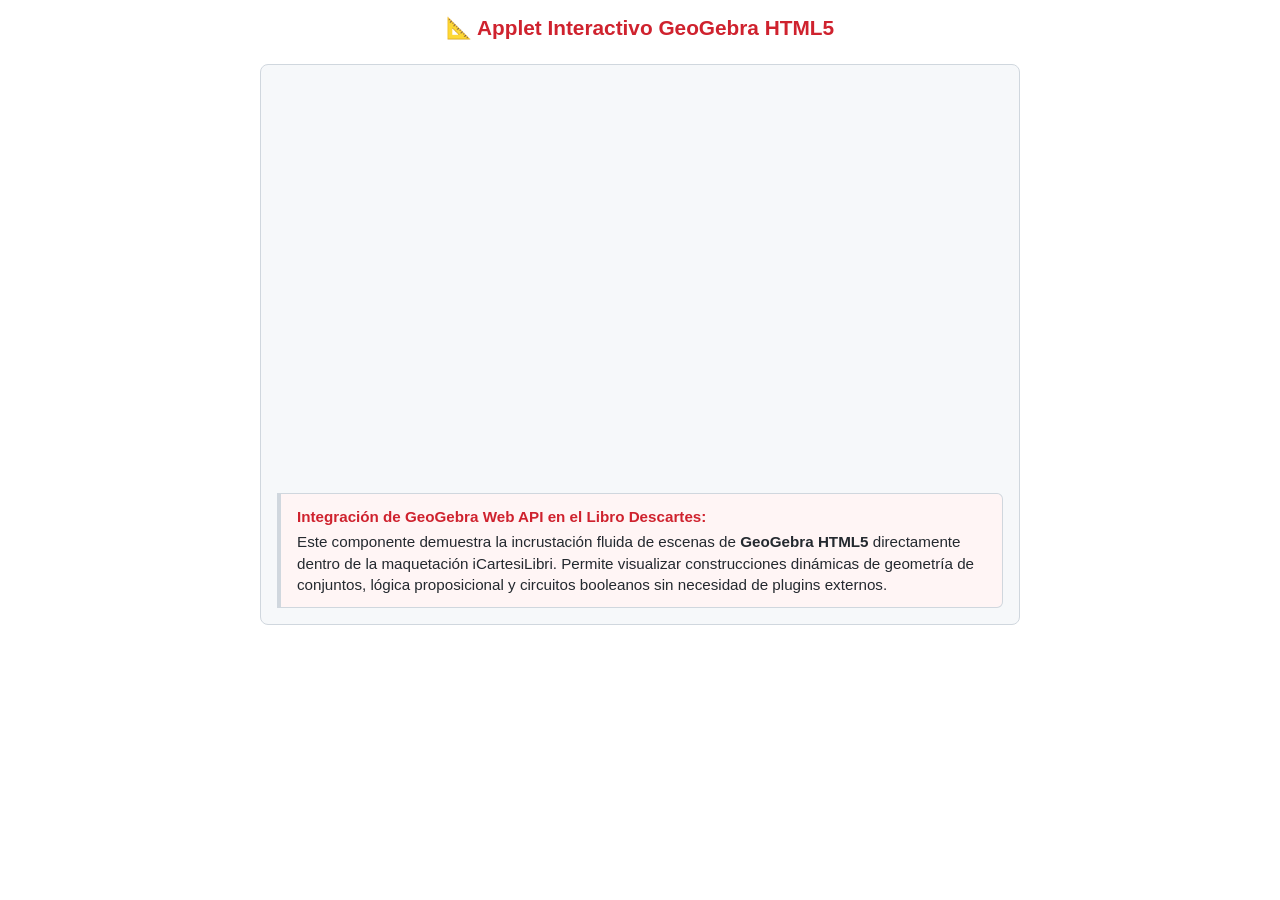
<file: interactivos/geogebra_logica.html>
<!DOCTYPE html>
<html lang="es" data-theme="light">
<head>
  <meta charset="UTF-8">
  <meta name="viewport" content="width=device-width, initial-scale=1.0">
  <title>Applet GeoGebra HTML5 — Lógica y Conjuntos (Red Descartes)</title>

  <!-- KaTeX -->
  <link rel="stylesheet" href="../extra/katex/katex.min.css">
  <script src="../extra/katex/katex.min.js"></script>
  <script src="../extra/katex/contrib/auto-render.min.js"></script>

  <!-- GeoGebra Web API -->
  <script src="https://www.geogebra.org/apps/deployggb.js"></script>

  <style>
    :root {
      /* MODO CLARO (Default) */
      --bg-color: #ffffff;
      --card-bg: #f6f8fa;
      --border-color: #d0d7de;
      --accent-blue: #0969da;
      --accent-orange: #cf222e;
      --text-color: #24292f;
      --text-bright: #0f172a;
      --info-bg: #fff5f5;
    }

    :root[data-theme="dark"] {
      /* MODO OSCURO */
      --bg-color: #0d1117;
      --card-bg: #161b22;
      --border-color: #30363d;
      --accent-blue: #58a6ff;
      --accent-orange: #f0883e;
      --text-color: #c9d1d9;
      --text-bright: #ffffff;
      --info-bg: #0d1117;
    }

    body {
      font-family: -apple-system, BlinkMacSystemFont, "Segoe UI", Roboto, Helvetica, Arial, sans-serif;
      background-color: var(--bg-color);
      color: var(--text-color);
      margin: 0;
      padding: 16px;
      display: flex;
      flex-direction: column;
      align-items: center;
      transition: background-color 0.3s ease, color 0.3s ease;
    }

    h2 {
      color: var(--accent-orange);
      margin-top: 0;
      margin-bottom: 8px;
      font-size: 1.3rem;
      text-align: center;
    }

    .container {
      width: 100%;
      max-width: 760px;
      display: flex;
      flex-direction: column;
      gap: 16px;
    }

    .applet-card {
      background: var(--card-bg);
      border: 1px solid var(--border-color);
      border-radius: 8px;
      padding: 16px;
      display: flex;
      flex-direction: column;
      align-items: center;
    }

    #ggb-element {
      width: 100%;
      max-width: 700px;
      height: 400px;
      border-radius: 6px;
      overflow: hidden;
    }

    .info-box {
      width: 100%;
      background: var(--info-bg);
      border-left: 4px solid var(--accent-orange);
      border-radius: 0 6px 6px 0;
      padding: 12px 16px;
      box-sizing: border-box;
      margin-top: 12px;
      font-size: 0.95rem;
      line-height: 1.4;
      border: 1px solid var(--border-color);
      border-left-width: 4px;
    }
  </style>
</head>
<body>

  <div class="container">
    <h2>📐 Applet Interactivo GeoGebra HTML5</h2>

    <div class="applet-card">
      <div id="ggb-element"></div>

      <div class="info-box">
        <div style="font-weight:bold; color:var(--accent-orange); margin-bottom:4px;">Integración de GeoGebra Web API en el Libro Descartes:</div>
        <div>Este componente demuestra la incrustación fluida de escenas de <strong>GeoGebra HTML5</strong> directamente dentro de la maquetación iCartesiLibri. Permite visualizar construcciones dinámicas de geometría de conjuntos, lógica proposicional y circuitos booleanos sin necesidad de plugins externos.</div>
      </div>
    </div>
  </div>

  <script>
    // Manejador de temas
    window.addEventListener('message', (event) => {
      if (event.data && event.data.type === 'THEME_CHANGE') {
        document.documentElement.setAttribute('data-theme', event.data.theme);
      }
    });
    try {
      if (window.parent && window.parent.document && window.parent.document.documentElement) {
        const pTheme = window.parent.document.documentElement.getAttribute('data-theme') || 'light';
        document.documentElement.setAttribute('data-theme', pTheme);
      }
    } catch(e) {}

    const params = {
      "appName": "classic",
      "width": 700,
      "height": 400,
      "showToolBar": false,
      "showAlgebraInput": false,
      "showMenuBar": false,
      "material_id": "R4tGkWZz",
      "allowStyleBar": false,
      "borderColor": "#30363d",
      "capturingThreshold": null,
      "enablePausePlay": true,
      "enableRightClick": false,
      "enableLabelDrags": false,
      "enableShiftDragZoom": true,
      "showZoomButtons": true,
      "errorDialogsActive": false,
      "useBrowserForJS": true
    };

    const applet = new GGBApplet(params, true);
    window.addEventListener("load", function() {
      applet.inject('ggb-element');
    });
  </script>
</body>
</html>
</file>
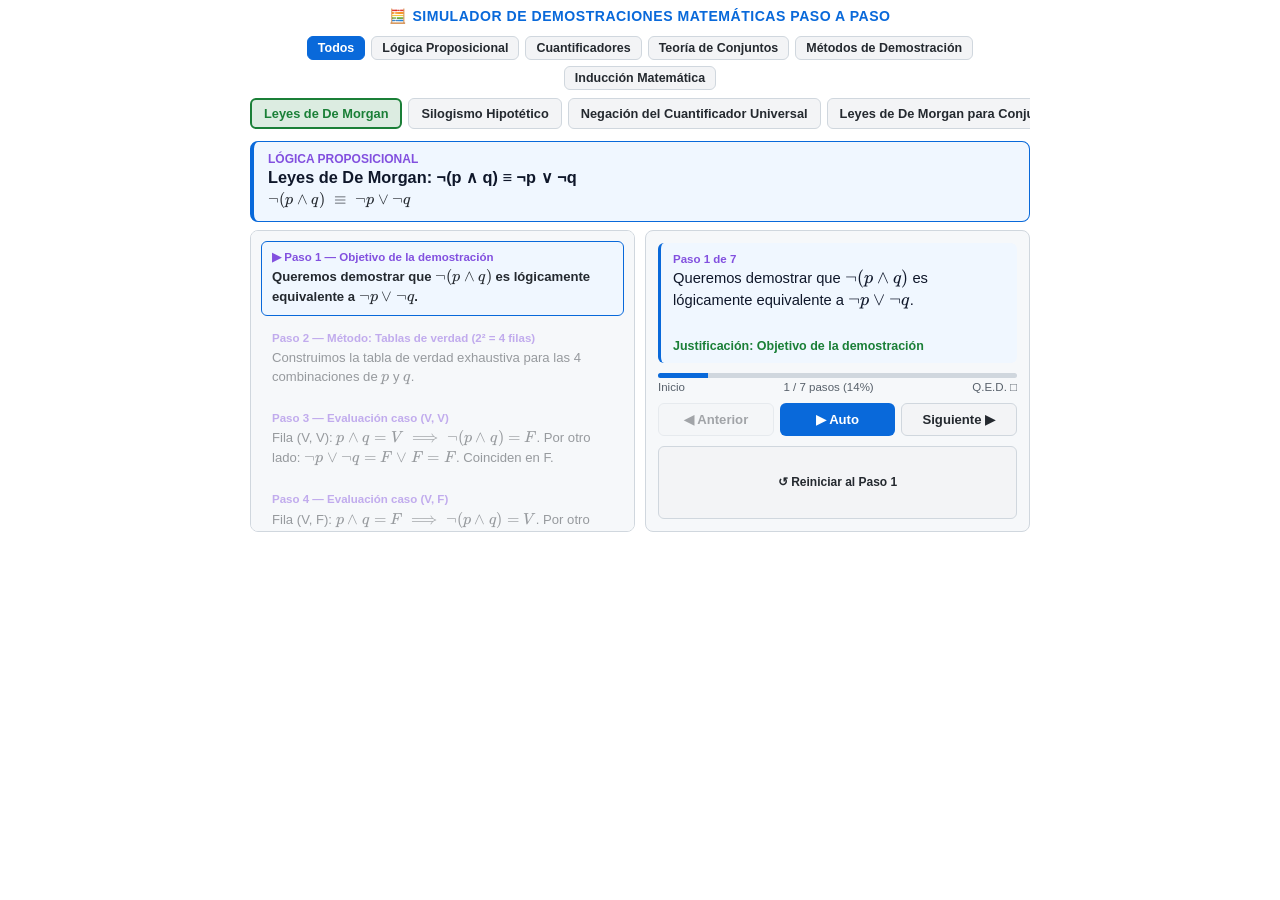
<file: interactivos/simulador_demostraciones.html>
<!DOCTYPE html>
<html lang="es" data-theme="light">
<head>
  <meta charset="UTF-8">
  <meta name="viewport" content="width=device-width, initial-scale=1.0">
  <title>Simulador de Demostraciones Matemáticas — Red Descartes / UAN</title>
  
  <!-- KaTeX -->
  <link rel="stylesheet" href="../extra/katex/katex.min.css">
  <script src="../extra/katex/katex.min.js"></script>
  <script src="../extra/katex/contrib/auto-render.min.js"></script>

  <style>
    :root {
      /* MODO CLARO (Default) */
      --bg-color: #ffffff;
      --card-bg: #f6f8fa;
      --card-highlight: #f0f7ff;
      --border-color: #d0d7de;
      --accent-color: #0969da;
      --accent-green: #1a7f37;
      --accent-purple: #8250df;
      --accent-orange: #cf222e;
      --text-color: #24292f;
      --text-bright: #0f172a;
      --text-muted: #57606a;
      --btn-bg: #f3f4f6;
      --btn-hover: #e5e7eb;
    }

    :root[data-theme="dark"] {
      /* MODO OSCURO */
      --bg-color: #0d1117;
      --card-bg: #161b22;
      --card-highlight: rgba(88, 166, 255, 0.12);
      --border-color: #30363d;
      --accent-color: #58a6ff;
      --accent-green: #39d353;
      --accent-purple: #bc8cff;
      --accent-orange: #f0883e;
      --text-color: #c9d1d9;
      --text-bright: #ffffff;
      --text-muted: #8b949e;
      --btn-bg: #21262d;
      --btn-hover: #30363d;
    }

    body {
      font-family: -apple-system, BlinkMacSystemFont, "Segoe UI", Roboto, Helvetica, Arial, sans-serif;
      background-color: var(--bg-color);
      color: var(--text-color);
      margin: 0;
      padding: 8px 12px;
      display: flex;
      flex-direction: column;
      align-items: center;
      box-sizing: border-box;
      overflow-x: hidden;
      transition: background-color 0.3s ease, color 0.3s ease;
    }

    h2 {
      color: var(--accent-color);
      margin-top: 0;
      margin-bottom: 4px;
      font-size: 0.88rem;
      text-transform: uppercase;
      letter-spacing: 0.5px;
      text-align: center;
    }

    .container {
      width: 100%;
      max-width: 780px;
      display: flex;
      flex-direction: column;
      gap: 8px;
    }

    .panel {
      background: var(--card-bg);
      border: 1px solid var(--border-color);
      border-radius: 8px;
      padding: 8px 12px;
      display: flex;
      flex-direction: column;
      gap: 8px;
    }

    .cats-bar {
      display: flex;
      flex-wrap: wrap;
      gap: 6px;
      justify-content: center;
    }

    .btn-cat {
      background: var(--btn-bg);
      color: var(--text-color);
      border: 1px solid var(--border-color);
      border-radius: 6px;
      padding: 4px 10px;
      font-size: 0.78rem;
      font-weight: 600;
      cursor: pointer;
      transition: all 0.2s ease;
    }

    .btn-cat:hover {
      border-color: var(--accent-color);
      color: var(--text-bright);
    }

    .btn-cat.active {
      background: var(--accent-color);
      color: #ffffff;
      border-color: var(--accent-color);
    }

    .dems-list {
      display: flex;
      gap: 6px;
      overflow-x: auto;
      padding-bottom: 4px;
    }

    .btn-dem {
      background: var(--btn-bg);
      color: var(--text-color);
      border: 1px solid var(--border-color);
      border-radius: 6px;
      padding: 6px 12px;
      font-size: 0.80rem;
      font-weight: 600;
      white-space: nowrap;
      cursor: pointer;
      transition: all 0.2s ease;
    }

    .btn-dem:hover {
      border-color: var(--accent-green);
      color: var(--text-bright);
    }

    .btn-dem.active {
      border: 2px solid var(--accent-green);
      background: rgba(26, 127, 55, 0.15);
      color: var(--accent-green);
      font-weight: bold;
    }

    .theorem-header {
      background: var(--card-highlight);
      border: 1px solid var(--accent-color);
      border-left: 4px solid var(--accent-color);
      border-radius: 8px;
      padding: 10px 14px;
    }

    .grid-layout {
      display: grid;
      grid-template-columns: 1fr 1fr;
      gap: 10px;
    }

    @media (max-width: 650px) {
      .grid-layout {
        grid-template-columns: 1fr;
      }
    }

    .steps-container {
      background: var(--card-bg);
      border: 1px solid var(--border-color);
      border-radius: 8px;
      padding: 10px;
      max-height: 280px;
      overflow-y: auto;
      display: flex;
      flex-direction: column;
      gap: 6px;
    }

    .step-item {
      padding: 8px 10px;
      border-radius: 6px;
      border: 1px solid transparent;
      cursor: pointer;
      font-size: 0.82rem;
      line-height: 1.35;
      transition: all 0.25s ease;
    }

    .step-item.active {
      background: var(--card-highlight);
      border-color: var(--accent-color);
      font-weight: 600;
    }

    .step-item.passed {
      background: rgba(26, 127, 55, 0.08);
      border-color: rgba(26, 127, 55, 0.25);
    }

    .step-item.future {
      opacity: 0.45;
    }

    .step-badge {
      font-size: 0.72rem;
      font-weight: bold;
      color: var(--accent-purple);
      margin-bottom: 2px;
    }

    .focus-card {
      background: var(--card-bg);
      border: 1px solid var(--border-color);
      border-radius: 8px;
      padding: 12px;
      display: flex;
      flex-direction: column;
      justify-content: space-between;
      gap: 10px;
    }

    .focus-box {
      background: var(--card-highlight);
      border-left: 3px solid var(--accent-color);
      border-radius: 6px;
      padding: 10px 12px;
      min-height: 100px;
      display: flex;
      flex-direction: column;
      justify-content: space-between;
    }

    .progress-bar-bg {
      width: 100%;
      height: 5px;
      background: var(--border-color);
      border-radius: 3px;
      overflow: hidden;
    }

    .progress-bar-fill {
      height: 100%;
      background: var(--accent-color);
      transition: width 0.35s ease;
    }

    .nav-controls {
      display: flex;
      gap: 6px;
    }

    .btn-nav {
      flex: 1;
      padding: 8px 6px;
      border-radius: 6px;
      border: 1px solid var(--border-color);
      background: var(--btn-bg);
      color: var(--text-color);
      font-size: 0.82rem;
      font-weight: 600;
      cursor: pointer;
      text-align: center;
      transition: all 0.2s ease;
    }

    .btn-nav:hover:not(:disabled) {
      background: var(--btn-hover);
      color: var(--text-bright);
    }

    .btn-nav:disabled {
      opacity: 0.4;
      cursor: not-allowed;
    }

    .btn-play {
      background: var(--accent-color);
      color: #ffffff;
      border: none;
    }

    .btn-play:hover {
      filter: brightness(1.1);
    }
  </style>
</head>
<body>

  <div class="container">
    <h2>🧮 Simulador de Demostraciones Matemáticas Paso a Paso</h2>

    <!-- Filtro de Categorías -->
    <div class="cats-bar" id="cats-container"></div>

    <!-- Lista de Demostraciones -->
    <div class="dems-list" id="dems-container"></div>

    <!-- Encabezado del Teorema -->
    <div class="theorem-header" id="theorem-header">
      <div style="font-size:0.75rem; color:var(--accent-purple); font-weight:bold; text-transform:uppercase;" id="th-cat">Lógica Matemática</div>
      <div style="font-size:1.02rem; font-weight:bold; color:var(--text-bright); margin:2px 0;" id="th-title">Cargando Teorema...</div>
      <div style="font-size:0.85rem; color:var(--text-color);" id="th-formula"></div>
    </div>

    <!-- Grid de Demostración -->
    <div class="grid-layout">
      <!-- Lista de Pasos -->
      <div class="steps-container" id="steps-container"></div>

      <!-- Visor de Enfoque y Controles -->
      <div class="focus-card">
        <div class="focus-box">
          <div>
            <div class="step-badge" id="focus-step-num">Paso 1 — Justificación</div>
            <div style="font-size:0.92rem; color:var(--text-bright); line-height:1.4;" id="focus-enunciado">...</div>
          </div>
          <div style="font-size:0.78rem; color:var(--accent-green); margin-top:6px; font-weight:bold;" id="focus-just">...</div>
        </div>

        <div>
          <div class="progress-bar-bg">
            <div class="progress-bar-fill" id="progress-fill" style="width: 20%;"></div>
          </div>
          <div style="display:flex; justify-content:space-between; font-size:0.72rem; color:var(--text-muted); margin-top:3px;">
            <span>Inicio</span>
            <span id="step-counter">1 / 5 pasos</span>
            <span>Q.E.D. □</span>
          </div>
        </div>

        <div class="nav-controls">
          <button class="btn-nav" id="btn-prev" onclick="prevStep()">◀ Anterior</button>
          <button class="btn-nav btn-play" id="btn-auto" onclick="toggleAuto()">▶ Auto</button>
          <button class="btn-nav" id="btn-next" onclick="nextStep()">Siguiente ▶</button>
        </div>

        <button class="btn-nav" onclick="resetDem()" style="font-size:0.75rem;">↺ Reiniciar al Paso 1</button>
      </div>
    </div>
  </div>

  <script>
    // Sincronización de tema
    window.addEventListener('message', (event) => {
      if (event.data && event.data.type === 'THEME_CHANGE') {
        document.documentElement.setAttribute('data-theme', event.data.theme);
      }
    });
    try {
      if (window.parent && window.parent.document) {
        const isDark = window.parent.document.body.classList.contains('dark') || window.parent.document.documentElement.getAttribute('data-theme') === 'dark';
        document.documentElement.setAttribute('data-theme', isDark ? 'dark' : 'light');
      }
    } catch(e) {}

    // ── BANCO DE 12 DEMOSTRACIONES FORMALES ──────────────────────────────
    const DEMOSTRACIONES = [
      {
        id: "dm1",
        categoria: "Lógica Proposicional",
        titulo: "Leyes de De Morgan: ¬(p ∧ q) ≡ ¬p ∨ ¬q",
        formula: "\\neg(p \\land q) \\;\\equiv\\; \\neg p \\lor \\neg q",
        pasos: [
          { n: 1, enunciado: "Queremos demostrar que \\(\\neg(p \\land q)\\) es lógicamente equivalente a \\(\\neg p \\lor \\neg q\\).", justificacion: "Objetivo de la demostración" },
          { n: 2, enunciado: "Construimos la tabla de verdad exhaustiva para las 4 combinaciones de \\(p\\) y \\(q\\).", justificacion: "Método: Tablas de verdad (2² = 4 filas)" },
          { n: 3, enunciado: "Fila (V, V): \\(p \\land q = V \\implies \\neg(p \\land q) = F\\). Por otro lado: \\(\\neg p \\lor \\neg q = F \\lor F = F\\). Coinciden en F.", justificacion: "Evaluación caso (V, V)" },
          { n: 4, enunciado: "Fila (V, F): \\(p \\land q = F \\implies \\neg(p \\land q) = V\\). Por otro lado: \\(\\neg p \\lor \\neg q = F \\lor V = V\\). Coinciden en V.", justificacion: "Evaluación caso (V, F)" },
          { n: 5, enunciado: "Fila (F, V): \\(p \\land q = F \\implies \\neg(p \\land q) = V\\). Por otro lado: \\(\\neg p \\lor \\neg q = V \\lor F = V\\). Coinciden en V.", justificacion: "Evaluación caso (F, V)" },
          { n: 6, enunciado: "Fila (F, F): \\(p \\land q = F \\implies \\neg(p \\land q) = V\\). Por otro lado: \\(\\neg p \\lor \\neg q = V \\lor V = V\\). Coinciden en V.", justificacion: "Evaluación caso (F, F)" },
          { n: 7, enunciado: "Las columnas coinciden en todas las interpretaciones posibles. ∴ \\(\\neg(p \\land q) \\equiv \\neg p \\lor \\neg q\\). \\(\\blacksquare\\)", justificacion: "Equivalencia lógica formal (Q.E.D.)" },
        ]
      },
      {
        id: "dm2",
        categoria: "Lógica Proposicional",
        titulo: "Silogismo Hipotético: p → q, q → r ⊢ p → r",
        formula: "(p \\to q) \\land (q \\to r) \\implies (p \\to r)",
        pasos: [
          { n: 1, enunciado: "Premisa 1: \\(p \\to q\\).", justificacion: "Hipótesis 1" },
          { n: 2, enunciado: "Premisa 2: \\(q \\to r\\).", justificacion: "Hipótesis 2" },
          { n: 3, enunciado: "Supongamos que el antecedente \\(p\\) es verdadero.", justificacion: "Suposición para prueba directa" },
          { n: 4, enunciado: "De \\(p\\) y \\(p \\to q\\), por Modus Ponens obtenemos \\(q\\).", justificacion: "Regla Modus Ponendo Ponens (m.p.p.)" },
          { n: 5, enunciado: "De \\(q\\) y \\(q \\to r\\), por Modus Ponens obtenemos \\(r\\).", justificacion: "Regla Modus Ponendo Ponens (m.p.p.)" },
          { n: 6, enunciado: "Hemos derivado \\(r\\) bajo la suposición de \\(p\\). Por el Teorema de la Deducción: \\(p \\to r\\). \\(\\blacksquare\\)",
            justificacion: "Conclusión válida (Prueba directa)" },
        ]
      },
      {
        id: "dm3",
        categoria: "Cuantificadores",
        titulo: "Negación del Cuantificador Universal: ¬(∀x) p(x) ≡ (∃x) ¬p(x)",
        formula: "\\neg(\\forall x \\in A)\\, p(x) \\;\\equiv\\; (\\exists x \\in A)\\, \\neg p(x)",
        pasos: [
          { n: 1, enunciado: "Supongamos que \\(\\neg(\\forall x \\in A) p(x)\\) es verdadera.", justificacion: "Hipótesis de partida" },
          { n: 2, enunciado: "Por definición de negación, la proposición \\((\\forall x \\in A) p(x)\\) es falsa.", justificacion: "Definición de negación lógica" },
          { n: 3, enunciado: "Para que un cuantificador universal sea falso, no todos los elementos del dominio pueden satisfacer \\(p(x)\\).", justificacion: "Semántica del cuantificador universal" },
          { n: 4, enunciado: "Por consiguiente, existe al menos un elemento testigo \\(x_0 \\in A\\) tal que \\(p(x_0)\\) es falsa.", justificacion: "Existencia de contraejemplo" },
          { n: 5, enunciado: "Que \\(p(x_0)\\) sea falsa equivale a que \\(\\neg p(x_0)\\) sea verdadera.", justificacion: "Equivalencia clásica" },
          { n: 6, enunciado: "Al existir tal \\(x_0\\), se cumple formalmente \\((\\exists x \\in A) \\neg p(x)\\). ∴ \\(\\neg(\\forall x) p(x) \\equiv (\\exists x) \\neg p(x)\\). \\(\\blacksquare\\)", justificacion: "Semántica del cuantificador existencial" },
        ]
      },
      {
        id: "dm4",
        categoria: "Teoría de Conjuntos",
        titulo: "Leyes de De Morgan para Conjuntos: (A ∪ B)ᶜ = Aᶜ ∩ Bᶜ",
        formula: "(A \\cup B)^c = A^c \\cap B^c",
        pasos: [
          { n: 1, enunciado: "Demostraremos la igualdad mediante equivalencia lógica de pertenencia para un elemento arbitrario \\(x\\).", justificacion: "Objetivo: Doble contención elemental" },
          { n: 2, enunciado: "\\(x \\in (A \\cup B)^c\\)", justificacion: "Elemento en el complemento de la unión" },
          { n: 3, enunciado: "\\(\\iff x \\notin (A \\cup B)\\)", justificacion: "Definición de complemento de conjuntos" },
          { n: 4, enunciado: "\\(\\iff \\neg(x \\in A \\lor x \\in B)\\)", justificacion: "Definición de unión de conjuntos" },
          { n: 5, enunciado: "\\(\\iff x \\notin A \\land x \\notin B\\)", justificacion: "Ley de De Morgan de la lógica proposicional" },
          { n: 6, enunciado: "\\(\\iff x \\in A^c \\land x \\in B^c\\)", justificacion: "Definición de complemento" },
          { n: 7, enunciado: "\\(\\iff x \\in A^c \\cap B^c\\). Dado que \\(x\\) fue arbitrario: \\((A \\cup B)^c = A^c \\cap B^c\\). \\(\\blacksquare\\)", justificacion: "Definición de intersección y conclusión" },
        ]
      },
      {
        id: "dm5",
        categoria: "Teoría de Conjuntos",
        titulo: "Descomposición de un Conjunto: A = (A ∩ B) ∪ (A ∖ B)",
        formula: "A = (A \\cap B) \\cup (A \\setminus B)",
        pasos: [
          { n: 1, enunciado: "Recordamos que \\(A \\setminus B = A \\cap B^c\\). Reescribimos la expresión: \\((A \\cap B) \\cup (A \\cap B^c)\\).", justificacion: "Definición de diferencia relativa" },
          { n: 2, enunciado: "Aplicamos la propiedad distributiva de la intersección respecto a la unión: \\(= A \\cap (B \\cup B^c)\\).", justificacion: "Distributividad de \\(\\cap\\) sobre \\(\\cup\\)" },
          { n: 3, enunciado: "Por la ley del complemento universal, \\(B \\cup B^c = \\mathcal{U}\\) (el conjunto universo).", justificacion: "Propiedad del complemento: \\(B \\cup B^c = \\mathcal{U}\\)" },
          { n: 4, enunciado: "Sustituyendo: \\(= A \\cap \\mathcal{U}\\).", justificacion: "Sustitución de conjuntos" },
          { n: 5, enunciado: "Por la ley de identidad de la intersección con el universo: \\(A \\cap \\mathcal{U} = A\\). ∴ \\(A = (A \\cap B) \\cup (A \\setminus B)\\). \\(\\blacksquare\\)", justificacion: "Ley de identidad (Q.E.D.)" },
        ]
      },
      {
        id: "dm6",
        categoria: "Métodos de Demostración",
        titulo: "Irracionalidad de √2 (Reducción al Absurdo)",
        formula: "\\sqrt{2} \\notin \\mathbb{Q}",
        pasos: [
          { n: 1, enunciado: "Supongamos por contradicción que \\(\\sqrt{2}\\) es un número racional: \\(\\sqrt{2} \\in \\mathbb{Q}\\).", justificacion: "Hipótesis de reducción al absurdo" },
          { n: 2, enunciado: "Entonces existen enteros \\(a, b \\in \\mathbb{Z}\\) con \\(b \\neq 0\\) y fracción irreducible \\(\\text{mcd}(a, b) = 1\\) tales que \\(\\sqrt{2} = \\frac{a}{b}\\).", justificacion: "Definición de número racional irreducible" },
          { n: 3, enunciado: "Elevando ambos miembros al cuadrado: \\(2 = \\frac{a^2}{b^2} \\implies a^2 = 2b^2\\).", justificacion: "Álgebra elemental" },
          { n: 4, enunciado: "Como \\(a^2\\) es múltiplo de 2, \\(a^2\\) es par, lo cual implica necesariamente que \\(a\\) es par: \\(a = 2k\\) para algún \\(k \\in \\mathbb{Z}\\).", justificacion: "Lema: si \\(a^2\\) es par, \\(a\\) es par" },
          { n: 5, enunciado: "Sustituimos \\(a = 2k\\): \\((2k)^2 = 2b^2 \\implies 4k^2 = 2b^2 \\implies b^2 = 2k^2\\).", justificacion: "Sustitución y simplificación" },
          { n: 6, enunciado: "Esto demuestra que \\(b^2\\) es par, y por ende \\(b\\) también es par.", justificacion: "Mismo lema sobre \\(b\\)" },
          { n: 7, enunciado: "Si \\(a\\) y \\(b\\) son ambos pares, ambos son divisibles entre 2, lo cual contradice que \\(\\text{mcd}(a, b) = 1\\). ∴ \\(\\sqrt{2} \\notin \\mathbb{Q}\\). \\(\\blacksquare\\)", justificacion: "Contradicción lógica \\(\\bot\\) alcanzada" },
        ]
      },
      {
        id: "dm7",
        categoria: "Inducción Matemática",
        titulo: "Suma de los Primeros n Naturales: ∑ i = n(n+1)/2",
        formula: "\\sum_{i=1}^n i = 1 + 2 + \\dots + n = \\frac{n(n+1)}{2}",
        pasos: [
          { n: 1, enunciado: "Paso Base (\\(n=1\\)): \\(\\sum_{i=1}^1 i = 1\\). Por la fórmula: \\(\\frac{1(1+1)}{2} = \\frac{2}{2} = 1\\). La base es verdadera.", justificacion: "Verificación del paso base \\(P(1)\\)" },
          { n: 2, enunciado: "Hipótesis de Inducción: Asumimos que para un entero \\(k \\ge 1\\) fijo se cumple \\(1 + 2 + \\dots + k = \\frac{k(k+1)}{2}\\).", justificacion: "Hipótesis inductiva \\(P(k)\\)" },
          { n: 3, enunciado: "Tesis Inductiva: Debemos demostrar que para \\(k+1\\): \\(1 + 2 + \\dots + k + (k+1) = \\frac{(k+1)((k+1)+1)}{2} = \\frac{(k+1)(k+2)}{2}\\).", justificacion: "Objetivo del paso inductivo \\(P(k+1)\\)" },
          { n: 4, enunciado: "Agrupamos los primeros \\(k\\) sumandos: \\([1 + 2 + \\dots + k] + (k+1)\\).", justificacion: "Asociatividad de la suma" },
          { n: 5, enunciado: "Aplicamos la hipótesis inductiva a los primeros \\(k\\) términos: \\(= \\frac{k(k+1)}{2} + (k+1)\\).", justificacion: "Sustitución de hipótesis" },
          { n: 6, enunciado: "Factorizamos el término común \\((k+1)\\): \\(= (k+1)\\left[\\frac{k}{2} + 1\\right] = (k+1)\\left[\\frac{k+2}{2}\\right] = \\frac{(k+1)(k+2)}{2}\\).", justificacion: "Factorización algebraica" },
          { n: 7, enunciado: "Por el Principio de Inducción Matemática, la fórmula es válida para todo \\(n \\in \\mathbb{N}\\). \\(\\blacksquare\\)", justificacion: "Principio de Inducción completado" },
        ]
      },
    ];

    let currentCat = "Todos";
    let currentDemIdx = 0;
    let currentStepIdx = 0;
    let isAutoRunning = false;
    let autoInterval = null;

    const cats = ["Todos", "Lógica Proposicional", "Cuantificadores", "Teoría de Conjuntos", "Métodos de Demostración", "Inducción Matemática"];

    function renderCats() {
      const cCont = document.getElementById("cats-container");
      cCont.innerHTML = "";
      cats.forEach(c => {
        const btn = document.createElement("button");
        btn.className = `btn-cat ${currentCat === c ? "active" : ""}`;
        btn.innerText = c;
        btn.onclick = () => {
          currentCat = c;
          currentDemIdx = 0;
          currentStepIdx = 0;
          stopAuto();
          renderCats();
          renderDems();
          displayCurrentDem();
        };
        cCont.appendChild(btn);
      });
    }

    function getFilteredDems() {
      return currentCat === "Todos"
        ? DEMOSTRACIONES
        : DEMOSTRACIONES.filter(d => d.categoria === currentCat);
    }

    function renderDems() {
      const dCont = document.getElementById("dems-container");
      dCont.innerHTML = "";
      const list = getFilteredDems();
      list.forEach((d, idx) => {
        const btn = document.createElement("button");
        btn.className = `btn-dem ${currentDemIdx === idx ? "active" : ""}`;
        btn.innerText = d.titulo.split(":")[0];
        btn.onclick = () => {
          currentDemIdx = idx;
          currentStepIdx = 0;
          stopAuto();
          renderDems();
          displayCurrentDem();
        };
        dCont.appendChild(btn);
      });
    }

    function displayCurrentDem() {
      const list = getFilteredDems();
      const dem = list[currentDemIdx] || DEMOSTRACIONES[0];

      document.getElementById("th-cat").innerText = dem.categoria;
      document.getElementById("th-title").innerText = dem.titulo;
      document.getElementById("th-formula").innerHTML = `\\(${dem.formula}\\)`;
      renderMathInElement(document.getElementById("theorem-header"));

      renderStepsList(dem);
      updateFocusCard(dem);
    }

    function renderStepsList(dem) {
      const sCont = document.getElementById("steps-container");
      sCont.innerHTML = "";
      dem.pasos.forEach((p, idx) => {
        const div = document.createElement("div");
        div.className = `step-item ${idx === currentStepIdx ? "active" : idx < currentStepIdx ? "passed" : "future"}`;
        div.innerHTML = `
          <div class="step-badge">${idx < currentStepIdx ? "✓ " : idx === currentStepIdx ? "▶ " : ""}Paso ${p.n} — ${p.justificacion}</div>
          <div>${p.enunciado}</div>
        `;
        div.onclick = () => {
          currentStepIdx = idx;
          stopAuto();
          renderStepsList(dem);
          updateFocusCard(dem);
        };
        sCont.appendChild(div);
      });
      renderMathInElement(sCont);
    }

    function updateFocusCard(dem) {
      const p = dem.pasos[currentStepIdx] || dem.pasos[0];
      const total = dem.pasos.length;
      const pct = Math.round(((currentStepIdx + 1) / total) * 100);

      document.getElementById("focus-step-num").innerText = `Paso ${p.n} de ${total}`;
      document.getElementById("focus-enunciado").innerHTML = p.enunciado;
      document.getElementById("focus-just").innerText = `Justificación: ${p.justificacion}`;
      renderMathInElement(document.querySelector(".focus-box"));

      document.getElementById("progress-fill").style.width = `${pct}%`;
      document.getElementById("step-counter").innerText = `${currentStepIdx + 1} / ${total} pasos (${pct}%)`;

      document.getElementById("btn-prev").disabled = (currentStepIdx === 0);
      document.getElementById("btn-next").disabled = (currentStepIdx === total - 1);
    }

    function prevStep() {
      if (currentStepIdx > 0) {
        currentStepIdx--;
        stopAuto();
        const list = getFilteredDems();
        renderStepsList(list[currentDemIdx]);
        updateFocusCard(list[currentDemIdx]);
      }
    }

    function nextStep() {
      const list = getFilteredDems();
      const dem = list[currentDemIdx];
      if (currentStepIdx < dem.pasos.length - 1) {
        currentStepIdx++;
        stopAuto();
        renderStepsList(dem);
        updateFocusCard(dem);
      }
    }

    function toggleAuto() {
      if (isAutoRunning) {
        stopAuto();
      } else {
        startAuto();
      }
    }

    function startAuto() {
      isAutoRunning = true;
      document.getElementById("btn-auto").innerText = "⏸ Pausar";
      autoInterval = setInterval(() => {
        const list = getFilteredDems();
        const dem = list[currentDemIdx];
        if (currentStepIdx < dem.pasos.length - 1) {
          currentStepIdx++;
          renderStepsList(dem);
          updateFocusCard(dem);
        } else {
          stopAuto();
        }
      }, 1800);
    }

    function stopAuto() {
      isAutoRunning = false;
      clearInterval(autoInterval);
      document.getElementById("btn-auto").innerText = "▶ Auto";
    }

    function resetDem() {
      currentStepIdx = 0;
      stopAuto();
      const list = getFilteredDems();
      renderStepsList(list[currentDemIdx]);
      updateFocusCard(list[currentDemIdx]);
    }

    // Inicialización
    renderCats();
    renderDems();
    displayCurrentDem();
  </script>
</body>
</html>
</file>
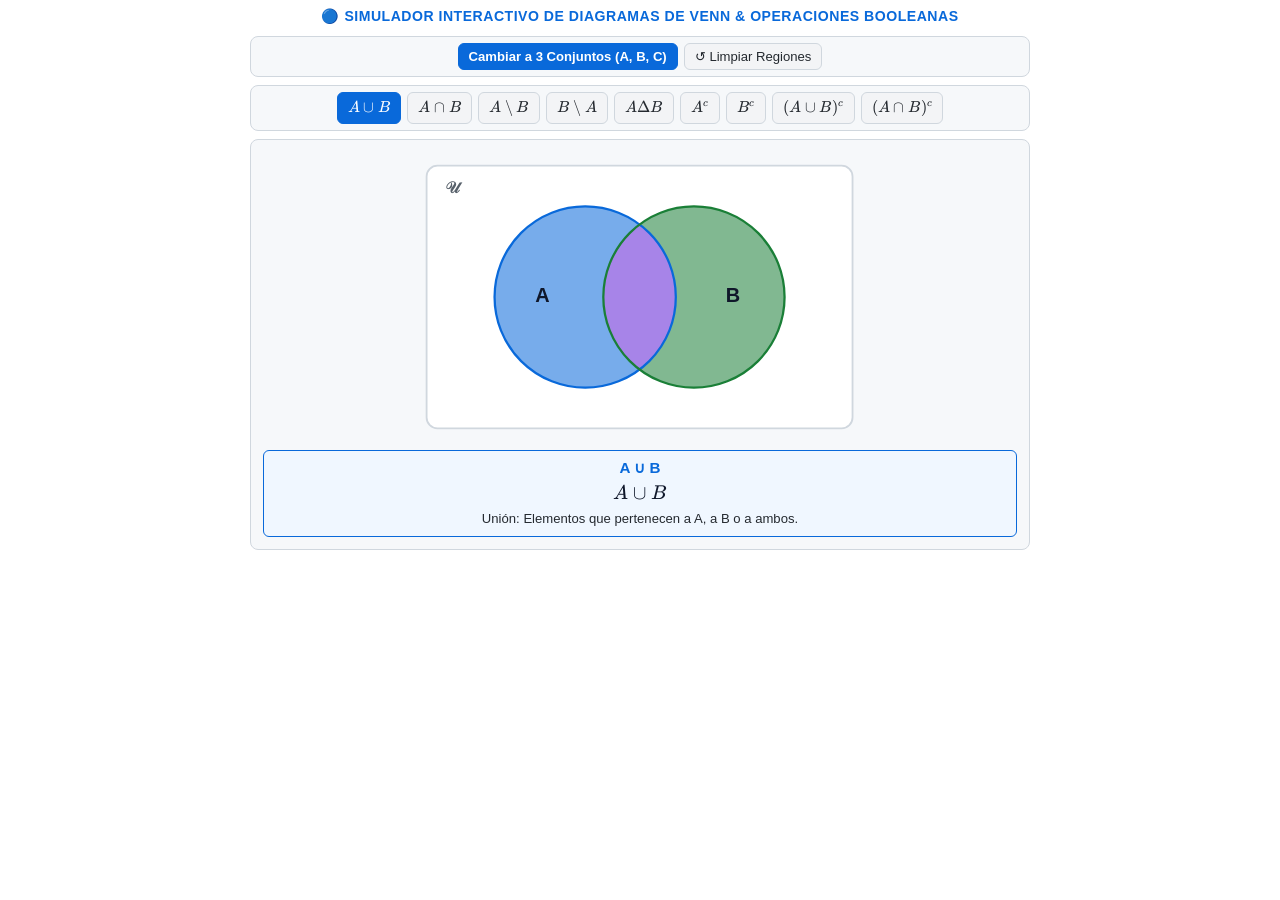
<file: interactivos/simulador_venn.html>
<!DOCTYPE html>
<html lang="es" data-theme="light">
<head>
  <meta charset="UTF-8">
  <meta name="viewport" content="width=device-width, initial-scale=1.0">
  <title>Simulador Interactivo de Diagramas de Venn — Red Descartes</title>
  
  <!-- KaTeX -->
  <link rel="stylesheet" href="../extra/katex/katex.min.css">
  <script src="../extra/katex/katex.min.js"></script>
  <script src="../extra/katex/contrib/auto-render.min.js"></script>

  <style>
    :root {
      /* MODO CLARO (Default) */
      --bg-color: #ffffff;
      --card-bg: #f6f8fa;
      --border-color: #d0d7de;
      --accent-color: #0969da;
      --accent-green: #1a7f37;
      --accent-purple: #8250df;
      --accent-orange: #cf222e;
      --text-color: #24292f;
      --text-bright: #0f172a;
      --btn-bg: #f3f4f6;
      --btn-hover: #e5e7eb;
      --info-bg: #f0f7ff;
      --svg-u-fill: #ffffff;
      --svg-u-stroke: #d0d7de;
      --svg-u-text: #57606a;
      --svg-label-text: #0f172a;
    }

    :root[data-theme="dark"] {
      /* MODO OSCURO */
      --bg-color: #0d1117;
      --card-bg: #161b22;
      --border-color: #30363d;
      --accent-color: #58a6ff;
      --accent-green: #39d353;
      --accent-purple: #bc8cff;
      --accent-orange: #f0883e;
      --text-color: #c9d1d9;
      --text-bright: #ffffff;
      --btn-bg: #21262d;
      --btn-hover: #30363d;
      --info-bg: #0d1117;
      --svg-u-fill: #161b22;
      --svg-u-stroke: #30363d;
      --svg-u-text: #8b949e;
      --svg-label-text: #ffffff;
    }

    body {
      font-family: -apple-system, BlinkMacSystemFont, "Segoe UI", Roboto, Helvetica, Arial, sans-serif;
      background-color: var(--bg-color);
      color: var(--text-color);
      margin: 0;
      padding: 8px 12px;
      display: flex;
      flex-direction: column;
      align-items: center;
      box-sizing: border-box;
      overflow-x: hidden;
      transition: background-color 0.3s ease, color 0.3s ease;
    }

    h2 {
      color: var(--accent-color);
      margin-top: 0;
      margin-bottom: 4px;
      font-size: 0.88rem;
      text-transform: uppercase;
      letter-spacing: 0.5px;
      text-align: center;
    }

    .container {
      width: 100%;
      max-width: 780px;
      display: flex;
      flex-direction: column;
      gap: 8px;
    }

    .controls-panel {
      background: var(--card-bg);
      border: 1px solid var(--border-color);
      border-radius: 8px;
      padding: 6px 8px;
      display: flex;
      flex-wrap: wrap;
      gap: 6px;
      justify-content: center;
    }

    .btn {
      background: var(--btn-bg);
      color: var(--text-color);
      border: 1px solid var(--border-color);
      border-radius: 6px;
      padding: 5px 10px;
      font-size: 0.82rem;
      cursor: pointer;
      transition: all 0.2s ease;
      display: flex;
      align-items: center;
      gap: 4px;
    }

    .btn:hover {
      background: var(--btn-hover);
      color: var(--text-bright);
      border-color: var(--accent-color);
    }

    .btn.active {
      background: var(--accent-color);
      color: #ffffff;
      font-weight: bold;
      border-color: var(--accent-color);
    }

    .venn-card {
      background: var(--card-bg);
      border: 1px solid var(--border-color);
      border-radius: 8px;
      padding: 12px;
      display: flex;
      flex-direction: column;
      align-items: center;
      position: relative;
    }

    svg {
      max-width: 100%;
      height: 290px;
      user-select: none;
    }

    .venn-region {
      cursor: pointer;
      transition: fill 0.25s ease, stroke 0.25s ease;
    }

    .venn-region:hover {
      filter: brightness(1.2);
    }

    .info-box {
      margin-top: 8px;
      width: 100%;
      background: var(--info-bg);
      border: 1px solid var(--accent-color);
      border-radius: 6px;
      padding: 8px 12px;
      box-sizing: border-box;
      text-align: center;
    }

    .info-title {
      font-weight: bold;
      font-size: 0.95rem;
      color: var(--accent-color);
      margin-bottom: 2px;
    }

    .katex-formula {
      font-size: 1.05rem;
      margin: 4px 0;
      color: var(--text-bright);
    }

    .explanation {
      font-size: 0.82rem;
      color: var(--text-color);
      line-height: 1.35;
    }
  </style>
</head>
<body>

  <div class="container">
    <h2>🔵 Simulador Interactivo de Diagramas de Venn & Operaciones Booleanas</h2>

    <div class="controls-panel">
      <button class="btn active" id="btn-toggle-sets">Cambiar a 3 Conjuntos (A, B, C)</button>
      <button class="btn" id="btn-reset">↺ Limpiar Regiones</button>
    </div>

    <!-- Botones de Operaciones Predeterminadas -->
    <div class="controls-panel" id="op-buttons"></div>

    <div class="venn-card">
      <svg id="venn-svg" viewBox="0 0 500 320"></svg>

      <div class="info-box">
        <div class="info-title" id="info-title">Unión A ∪ B</div>
        <div class="katex-formula" id="info-formula">\(A \cup B\)</div>
        <div class="explanation" id="info-exp">Elementos que pertenecen a A, a B o a ambos.</div>
      </div>
    </div>
  </div>

  <script>
    let mode3Sets = false;
    let activeRegions = new Set();
    let currentTheme = 'light';
    let currentOpId = 'union';

    function applyTheme(theme) {
      currentTheme = theme;
      document.documentElement.setAttribute('data-theme', theme);
      updateSVG();
    }

    window.addEventListener('message', (event) => {
      if (event.data && event.data.type === 'THEME_CHANGE') {
        applyTheme(event.data.theme);
      }
    });

    try {
      if (window.parent && window.parent.document) {
        const isDark = window.parent.document.body.classList.contains('dark') || window.parent.document.documentElement.getAttribute('data-theme') === 'dark';
        applyTheme(isDark ? 'dark' : 'light');
      }
    } catch(e) {}

    // ── CATÁLOGO EXTENDIDO DE OPERACIONES (19 OPERACIONES) ─────────────────
    const presetOps2 = [
      { id: 'union', label: 'A ∪ B', formula: 'A \\cup B', regions: ['rA', 'rB', 'rAB'], exp: 'Unión: Elementos que pertenecen a A, a B o a ambos.' },
      { id: 'inter', label: 'A ∩ B', formula: 'A \\cap B', regions: ['rAB'], exp: 'Intersección: Elementos comunes que pertenecen simultáneamente a A y a B.' },
      { id: 'diffA', label: 'A \\ B', formula: 'A \\setminus B', regions: ['rA'], exp: 'Diferencia A \\ B: Elementos que pertenecen exclusivamente a A y no a B.' },
      { id: 'diffB', label: 'B \\ A', formula: 'B \\setminus A', regions: ['rB'], exp: 'Diferencia B \\ A: Elementos que pertenecen exclusivamente a B y no a A.' },
      { id: 'symdiff', label: 'A Δ B', formula: 'A \\Delta B = (A \\setminus B) \\cup (B \\setminus A)', regions: ['rA', 'rB'], exp: 'Diferencia Simétrica: Elementos que pertenecen a A o a B, pero NO a ambos.' },
      { id: 'compA', label: "Aᶜ", formula: "A^c = \\mathcal{U} \\setminus A", regions: ['rB', 'rExterior'], exp: "Complemento de A: Todo el universo fuera del círculo A (Solo B + Exterior)." },
      { id: 'compB', label: "Bᶜ", formula: "B^c = \\mathcal{U} \\setminus B", regions: ['rA', 'rExterior'], exp: "Complemento de B: Todo el universo fuera del círculo B (Solo A + Exterior)." },
      { id: 'demorgan1', label: "(A ∪ B)ᶜ", formula: "(A \\cup B)^c = A^c \\cap B^c", regions: ['rExterior'], exp: "1ª Ley de De Morgan: El complemento de la unión deja iluminada únicamente la región exterior a ambos círculos." },
      { id: 'demorgan2', label: "(A ∩ B)ᶜ", formula: "(A \\cap B)^c = A^c \\cup B^c", regions: ['rA', 'rB', 'rExterior'], exp: "2ª Ley de De Morgan: Todo el universo excepto la intersección central." },
    ];

    const presetOps3 = [
      { id: 'union3', label: 'A ∪ B ∪ C', formula: 'A \\cup B \\cup C', regions: ['rA', 'rB', 'rC', 'rAB', 'rAC', 'rBC', 'rABC'], exp: 'Unión de 3 conjuntos: Elementos presentes en al menos uno de los tres conjuntos.' },
      { id: 'inter3', label: 'A ∩ B ∩ C', formula: 'A \\cap B \\cap C', regions: ['rABC'], exp: 'Intersección triple: Elementos comunes a los tres conjuntos A, B y C simultáneamente.' },
      { id: 'distrib', label: 'A ∩ (B ∪ C)', formula: 'A \\cap (B \\cup C) = (A \\cap B) \\cup (A \\cap C)', regions: ['rAB', 'rAC', 'rABC'], exp: 'Ley Distributiva: Intersección de A con la unión de B y C.' },
      { id: 'onlyA', label: 'A \\ (B ∪ C)', formula: 'A \\setminus (B \\cup C)', regions: ['rA'], exp: 'Exclusivo de A: Elementos pertenecientes únicamente a A y a ningún otro conjunto.' },
      { id: 'onlyB', label: 'B \\ (A ∪ C)', formula: 'B \\setminus (A \\cup C)', regions: ['rB'], exp: 'Exclusivo de B: Elementos pertenecientes únicamente a B.' },
      { id: 'onlyC', label: 'C \\ (A ∪ B)', formula: 'C \\setminus (A \\cup B)', regions: ['rC'], exp: 'Exclusivo de C: Elementos pertenecientes únicamente a C.' },
      { id: 'compUnion3', label: "(A ∪ B ∪ C)ᶜ", formula: "(A \\cup B \\cup C)^c", regions: ['rExterior3'], exp: "Complemento de la unión triple: Región exterior sin incluir ningún círculo." },
      { id: 'exacto2', label: 'Exactamente 2', formula: '(A \\cap B \\setminus C) \\cup (A \\cap C \\setminus B) \\cup (B \\cap C \\setminus A)', regions: ['rAB', 'rAC', 'rBC'], exp: 'Elementos que pertenecen exactamente a dos conjuntos pero no al tercero.' },
      { id: 'exacto1', label: 'Exactamente 1', formula: 'Solo A \\cup Solo B \\cup Solo C', regions: ['rA', 'rB', 'rC'], exp: 'Elementos que pertenecen a exactamente un solo conjunto.' },
      { id: 'c3_demorgan', label: '(A ∩ B ∩ C)ᶜ', formula: '(A \\cap B \\cap C)^c', regions: ['rA', 'rB', 'rC', 'rAB', 'rAC', 'rBC', 'rExterior3'], exp: 'Complemento de la intersección triple: Todo el universo excepto el núcleo central compartido.' },
    ];

    function renderButtons() {
      const container = document.getElementById('op-buttons');
      container.innerHTML = '';
      const list = mode3Sets ? presetOps3 : presetOps2;

      list.forEach(op => {
        const btn = document.createElement('button');
        btn.className = `btn ${currentOpId === op.id ? 'active' : ''}`;
        btn.innerHTML = `<span>\\(${op.formula.split('=')[0].trim()}\\)</span>`;
        btn.onclick = () => applyPreset(op);
        container.appendChild(btn);
      });

      renderMathInElement(container);
    }

    function applyPreset(op) {
      currentOpId = op.id;
      activeRegions = new Set(op.regions);
      document.getElementById('info-title').innerText = op.label;
      document.getElementById('info-formula').innerHTML = `\\(${op.formula}\\)`;
      document.getElementById('info-exp').innerText = op.exp;
      renderMathInElement(document.getElementById('info-formula'));
      renderButtons();
      updateSVG();
    }

    function toggleRegion(regId) {
      currentOpId = null;
      if (activeRegions.has(regId)) {
        activeRegions.delete(regId);
      } else {
        activeRegions.add(regId);
      }
      document.getElementById('info-title').innerText = 'Exploración Manual de Regiones';
      document.getElementById('info-formula').innerText = `Regiones activas seleccionadas: ${activeRegions.size}`;
      document.getElementById('info-exp').innerText = 'Haz clic en cualquier región atómica del diagrama SVG para activar o desactivar su sombreado.';
      renderButtons();
      updateSVG();
    }

    function drawSVG2Sets() {
      const svg = document.getElementById('venn-svg');
      const isDark = (currentTheme === 'dark');
      const uFill = isDark ? '#161b22' : '#ffffff';
      const uStroke = isDark ? '#30363d' : '#d0d7de';
      const uText = isDark ? '#8b949e' : '#57606a';
      const labelText = isDark ? '#ffffff' : '#0f172a';

      const colorA = isDark ? '88,166,255' : '9,105,218';
      const colorB = isDark ? '57,211,83' : '26,127,55';
      const colorAB = isDark ? '188,140,255' : '130,80,223';
      const colorExt = isDark ? '240,136,62' : '207,34,46';

      svg.innerHTML = `
        <defs>
          <mask id="mask-A-only">
            <rect x="0" y="0" width="500" height="320" fill="white" />
            <circle cx="310" cy="160" r="100" fill="black" />
          </mask>
          <mask id="mask-B-only">
            <rect x="0" y="0" width="500" height="320" fill="white" />
            <circle cx="190" cy="160" r="100" fill="black" />
          </mask>
          <mask id="mask-inter">
            <circle cx="310" cy="160" r="100" fill="white" />
          </mask>
          <!-- MÁSCARA EXTERIOR 2 CONJUNTOS (Recorta los 2 círculos con 100% de transparencia interior) -->
          <mask id="maskExterior2">
            <rect x="0" y="0" width="500" height="320" fill="white" />
            <circle cx="190" cy="160" r="100" fill="black" />
            <circle cx="310" cy="160" r="100" fill="black" />
          </mask>
        </defs>

        <!-- Fondo del Universo -->
        <rect x="15" y="15" width="470" height="290" rx="12" fill="${uFill}" stroke="${uStroke}" stroke-width="2" />
        <text x="35" y="45" fill="${uText}" font-size="18" font-weight="bold">𝒰</text>

        <!-- Región Exterior (Complemento de la unión) -->
        <rect class="venn-region" x="15" y="15" width="470" height="290" rx="12"
              mask="url(#maskExterior2)"
              fill="${activeRegions.has('rExterior') ? `rgba(${colorExt}, 0.45)` : 'transparent'}"
              onclick="toggleRegion('rExterior')" />

        <!-- Región Solo A -->
        <circle id="rA" class="venn-region" cx="190" cy="160" r="100"
                mask="url(#mask-A-only)"
                fill="${activeRegions.has('rA') ? `rgba(${colorA}, 0.55)` : `rgba(${colorA}, 0.08)`}"
                onclick="toggleRegion('rA')" />

        <!-- Región Solo B -->
        <circle id="rB" class="venn-region" cx="310" cy="160" r="100"
                mask="url(#mask-B-only)"
                fill="${activeRegions.has('rB') ? `rgba(${colorB}, 0.55)` : `rgba(${colorB}, 0.08)`}"
                onclick="toggleRegion('rB')" />

        <!-- Intersección A ∩ B -->
        <circle id="rAB" class="venn-region" cx="190" cy="160" r="100"
                mask="url(#mask-inter)"
                fill="${activeRegions.has('rAB') ? `rgba(${colorAB}, 0.70)` : `rgba(${colorAB}, 0.12)`}"
                onclick="toggleRegion('rAB')" />

        <!-- Contornos de los círculos -->
        <circle cx="190" cy="160" r="100" fill="none" stroke="rgb(${colorA})" stroke-width="2.5" pointer-events="none" />
        <circle cx="310" cy="160" r="100" fill="none" stroke="rgb(${colorB})" stroke-width="2.5" pointer-events="none" />

        <!-- Etiquetas de Conjuntos -->
        <text x="135" y="165" fill="${labelText}" font-size="22" font-weight="bold" pointer-events="none">A</text>
        <text x="345" y="165" fill="${labelText}" font-size="22" font-weight="bold" pointer-events="none">B</text>
      `;
    }

    function drawSVG3Sets() {
      const svg = document.getElementById('venn-svg');
      const isDark = (currentTheme === 'dark');
      const uFill = isDark ? '#161b22' : '#ffffff';
      const uStroke = isDark ? '#30363d' : '#d0d7de';
      const uText = isDark ? '#8b949e' : '#57606a';
      const labelText = isDark ? '#ffffff' : '#0f172a';

      const colorA = isDark ? '88,166,255' : '9,105,218';
      const colorB = isDark ? '57,211,83' : '26,127,55';
      const colorC = isDark ? '188,140,255' : '130,80,223';
      const colorAB = isDark ? '227,179,65' : '179,134,0';
      const colorAC = isDark ? '255,123,114' : '207,34,46';
      const colorBC = isDark ? '56,189,248' : '2,132,199';
      const colorABC = isDark ? '240,136,62' : '217,119,6';
      const colorExt = isDark ? '163,113,247' : '130,80,223';

      svg.innerHTML = `
        <defs>
          <!-- MÁSCARA EXTERIOR 3 CONJUNTOS (Recorta los 3 círculos) -->
          <mask id="maskExterior3">
            <rect x="0" y="0" width="500" height="320" fill="white" />
            <circle cx="200" cy="135" r="85" fill="black" />
            <circle cx="300" cy="135" r="85" fill="black" />
            <circle cx="250" cy="205" r="85" fill="black" />
          </mask>
          <mask id="mask-A3-only">
            <rect x="0" y="0" width="500" height="320" fill="white" />
            <circle cx="300" cy="135" r="85" fill="black" />
            <circle cx="250" cy="205" r="85" fill="black" />
          </mask>
          <mask id="mask-B3-only">
            <rect x="0" y="0" width="500" height="320" fill="white" />
            <circle cx="200" cy="135" r="85" fill="black" />
            <circle cx="250" cy="205" r="85" fill="black" />
          </mask>
          <mask id="mask-C3-only">
            <rect x="0" y="0" width="500" height="320" fill="white" />
            <circle cx="200" cy="135" r="85" fill="black" />
            <circle cx="300" cy="135" r="85" fill="black" />
          </mask>
          <mask id="mask-AB3">
            <circle cx="300" cy="135" r="85" fill="white" />
            <circle cx="250" cy="205" r="85" fill="black" />
          </mask>
          <mask id="mask-AC3">
            <circle cx="250" cy="205" r="85" fill="white" />
            <circle cx="300" cy="135" r="85" fill="black" />
          </mask>
          <mask id="mask-BC3">
            <circle cx="250" cy="205" r="85" fill="white" />
            <circle cx="200" cy="135" r="85" fill="black" />
          </mask>
          <mask id="mask-ABC3">
            <circle cx="300" cy="135" r="85" fill="white" />
          </mask>
        </defs>

        <!-- Fondo del Universo -->
        <rect x="15" y="15" width="470" height="290" rx="12" fill="${uFill}" stroke="${uStroke}" stroke-width="2" />
        <text x="35" y="45" fill="${uText}" font-size="18" font-weight="bold">𝒰</text>

        <!-- Región Exterior (Complemento de la unión triple) -->
        <rect class="venn-region" x="15" y="15" width="470" height="290" rx="12"
              mask="url(#maskExterior3)"
              fill="${activeRegions.has('rExterior3') ? `rgba(${colorExt}, 0.45)` : 'transparent'}"
              onclick="toggleRegion('rExterior3')" />

        <!-- Región Solo A -->
        <circle id="rA" class="venn-region" cx="200" cy="135" r="85"
                mask="url(#mask-A3-only)"
                fill="${activeRegions.has('rA') ? `rgba(${colorA}, 0.55)` : `rgba(${colorA}, 0.08)`}"
                onclick="toggleRegion('rA')" />

        <!-- Región Solo B -->
        <circle id="rB" class="venn-region" cx="300" cy="135" r="85"
                mask="url(#mask-B3-only)"
                fill="${activeRegions.has('rB') ? `rgba(${colorB}, 0.55)` : `rgba(${colorB}, 0.08)`}"
                onclick="toggleRegion('rB')" />

        <!-- Región Solo C -->
        <circle id="rC" class="venn-region" cx="250" cy="205" r="85"
                mask="url(#mask-C3-only)"
                fill="${activeRegions.has('rC') ? `rgba(${colorC}, 0.55)` : `rgba(${colorC}, 0.08)`}"
                onclick="toggleRegion('rC')" />

        <!-- Región (A ∩ B) \\ C -->
        <circle id="rAB" class="venn-region" cx="200" cy="135" r="85"
                mask="url(#mask-AB3)"
                fill="${activeRegions.has('rAB') ? `rgba(${colorAB}, 0.65)` : `rgba(${colorAB}, 0.12)`}"
                onclick="toggleRegion('rAB')" />

        <!-- Región (A ∩ C) \\ B -->
        <circle id="rAC" class="venn-region" cx="200" cy="135" r="85"
                mask="url(#mask-AC3)"
                fill="${activeRegions.has('rAC') ? `rgba(${colorAC}, 0.65)` : `rgba(${colorAC}, 0.12)`}"
                onclick="toggleRegion('rAC')" />

        <!-- Región (B ∩ C) \\ A -->
        <circle id="rBC" class="venn-region" cx="300" cy="135" r="85"
                mask="url(#mask-BC3)"
                fill="${activeRegions.has('rBC') ? `rgba(${colorBC}, 0.65)` : `rgba(${colorBC}, 0.12)`}"
                onclick="toggleRegion('rBC')" />

        <!-- Núcleo Central A ∩ B ∩ C -->
        <g mask="url(#mask-ABC3)">
          <circle id="rABC" class="venn-region" cx="200" cy="135" r="85"
                  mask="url(#mask-BC3)"
                  fill="${activeRegions.has('rABC') ? `rgba(${colorABC}, 0.80)` : `rgba(${colorABC}, 0.15)`}"
                  onclick="toggleRegion('rABC')" />
        </g>

        <!-- Contornos de los círculos -->
        <circle cx="200" cy="135" r="85" fill="none" stroke="rgb(${colorA})" stroke-width="2.5" pointer-events="none" />
        <circle cx="300" cy="135" r="85" fill="none" stroke="rgb(${colorB})" stroke-width="2.5" pointer-events="none" />
        <circle cx="250" cy="205" r="85" fill="none" stroke="rgb(${colorC})" stroke-width="2.5" pointer-events="none" />

        <!-- Etiquetas de Conjuntos -->
        <text x="145" y="115" fill="${labelText}" font-size="20" font-weight="bold" pointer-events="none">A</text>
        <text x="345" y="115" fill="${labelText}" font-size="20" font-weight="bold" pointer-events="none">B</text>
        <text x="245" y="275" fill="${labelText}" font-size="20" font-weight="bold" pointer-events="none">C</text>
      `;
    }

    function updateSVG() {
      if (mode3Sets) {
        drawSVG3Sets();
      } else {
        drawSVG2Sets();
      }
    }

    document.getElementById('btn-toggle-sets').onclick = () => {
      mode3Sets = !mode3Sets;
      document.getElementById('btn-toggle-sets').innerText = mode3Sets ? 'Cambiar a 2 Conjuntos (A, B)' : 'Cambiar a 3 Conjuntos (A, B, C)';
      applyPreset(mode3Sets ? presetOps3[0] : presetOps2[0]);
    };

    document.getElementById('btn-reset').onclick = () => {
      activeRegions.clear();
      currentOpId = null;
      document.getElementById('info-title').innerText = 'Regiones Limpias';
      document.getElementById('info-formula').innerText = '\\emptyset';
      document.getElementById('info-exp').innerText = 'Haz clic en los botones o en el diagrama para seleccionar regiones.';
      renderButtons();
      renderMathInElement(document.getElementById('info-formula'));
      updateSVG();
    };

    renderButtons();
    applyPreset(presetOps2[0]);
  </script>
</body>
</html>
</file>
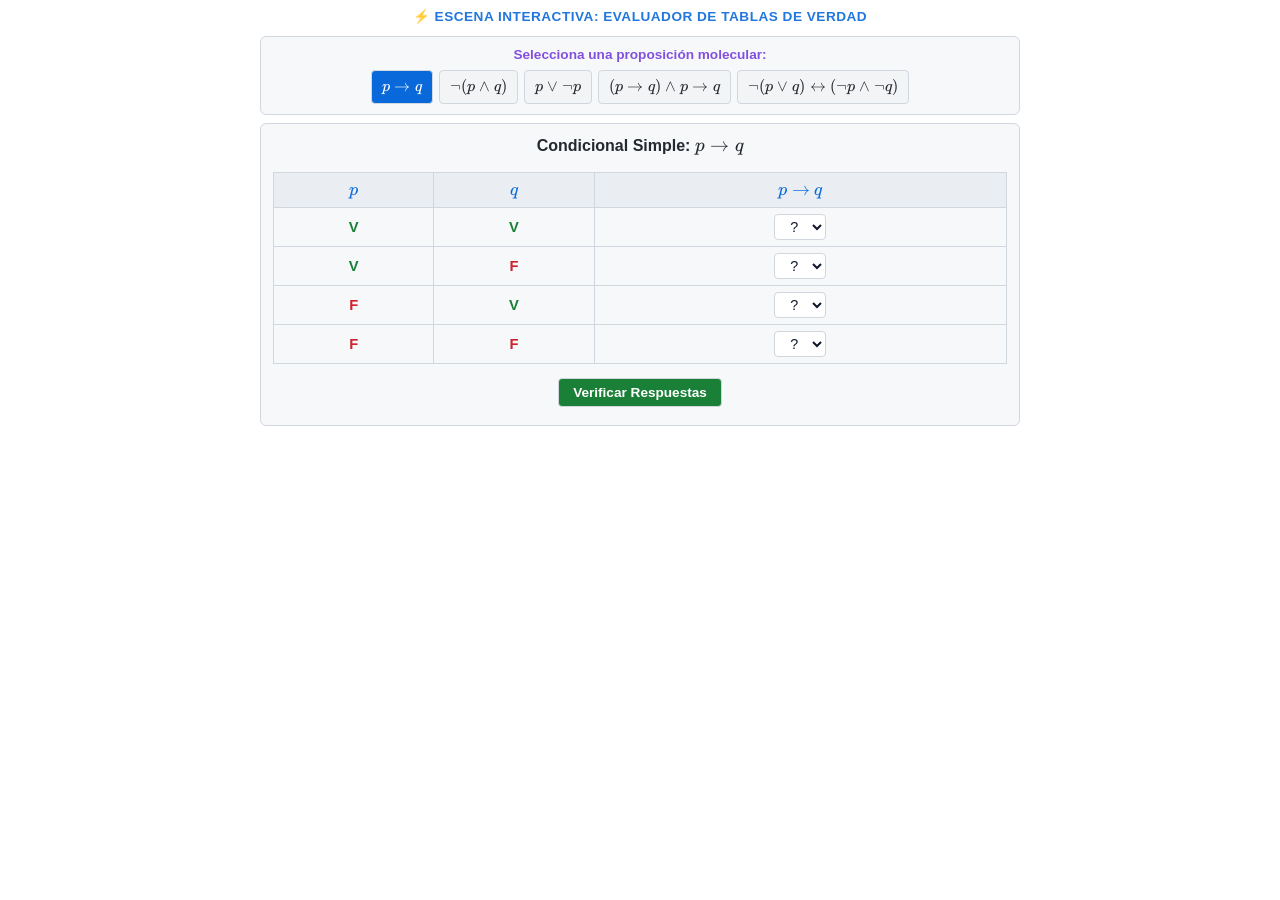
<file: interactivos/tablas_verdad.html>
<!DOCTYPE html>
<html lang="es" data-theme="light">
<head>
  <meta charset="UTF-8">
  <meta name="viewport" content="width=device-width, initial-scale=1.0">
  <title>Generador y Evaluador de Tablas de Verdad — Red Descartes</title>

  <!-- KaTeX -->
  <link rel="stylesheet" href="../extra/katex/katex.min.css">
  <script src="../extra/katex/katex.min.js"></script>
  <script src="../extra/katex/contrib/auto-render.min.js"></script>

  <style>
    :root {
      /* MODO CLARO (Default) */
      --bg-color: #ffffff;
      --card-bg: #f6f8fa;
      --border-color: #d0d7de;
      --accent-blue: #0969da;
      --accent-green: #1a7f37;
      --accent-red: #cf222e;
      --accent-purple: #8250df;
      --text-color: #24292f;
      --text-bright: #0f172a;
      --btn-bg: #f3f4f6;
      --btn-hover: #e5e7eb;
      --table-th-bg: #eaeef2;
      --input-bg: #ffffff;
    }

    :root[data-theme="dark"] {
      /* MODO OSCURO */
      --bg-color: #0d1117;
      --card-bg: #161b22;
      --border-color: #30363d;
      --accent-blue: #58a6ff;
      --accent-green: #39d353;
      --accent-red: #f85149;
      --accent-purple: #bc8cff;
      --text-color: #c9d1d9;
      --text-bright: #ffffff;
      --btn-bg: #21262d;
      --btn-hover: #30363d;
      --table-th-bg: #21262d;
      --input-bg: #0d1117;
    }

    body {
      font-family: -apple-system, BlinkMacSystemFont, "Segoe UI", Roboto, Helvetica, Arial, sans-serif;
      background-color: var(--bg-color);
      color: var(--text-color);
      margin: 0;
      padding: 8px 12px;
      display: flex;
      flex-direction: column;
      align-items: center;
      box-sizing: border-box;
      overflow-x: hidden;
      transition: background-color 0.3s ease, color 0.3s ease;
    }

    /* TÍTULO INTERIOR COMPACTO DE MENOR TAMAÑO */
    h2 {
      color: var(--accent-blue);
      margin-top: 0;
      margin-bottom: 4px;
      font-size: 0.85rem;
      text-transform: uppercase;
      letter-spacing: 0.5px;
      text-align: center;
      opacity: 0.9;
    }

    .container {
      width: 100%;
      max-width: 760px;
      display: flex;
      flex-direction: column;
      gap: 8px;
    }

    .panel {
      background: var(--card-bg);
      border: 1px solid var(--border-color);
      border-radius: 6px;
      padding: 10px 12px;
      display: flex;
      flex-direction: column;
      gap: 8px;
    }

    .presets {
      display: flex;
      flex-wrap: wrap;
      gap: 6px;
      justify-content: center;
    }

    .btn {
      background: var(--btn-bg);
      color: var(--text-color);
      border: 1px solid var(--border-color);
      border-radius: 4px;
      padding: 5px 10px;
      font-size: 0.85rem;
      cursor: pointer;
      transition: all 0.2s ease;
    }

    .btn:hover {
      background: var(--btn-hover);
      color: var(--text-bright);
      border-color: var(--accent-blue);
    }

    .btn.active {
      background: var(--accent-blue);
      color: #ffffff;
      font-weight: bold;
    }

    table {
      width: 100%;
      border-collapse: collapse;
      margin-top: 6px;
      text-align: center;
    }

    th, td {
      border: 1px solid var(--border-color);
      padding: 6px 8px;
      font-size: 0.92rem;
    }

    th {
      background: var(--table-th-bg);
      color: var(--accent-blue);
      font-weight: bold;
    }

    td input, td select {
      background: var(--input-bg);
      color: var(--text-bright);
      border: 1px solid var(--border-color);
      border-radius: 4px;
      padding: 3px 6px;
      font-size: 0.9rem;
      text-align: center;
      width: 52px;
      cursor: pointer;
    }

    .val-v {
      color: var(--accent-green);
      font-weight: bold;
    }

    .val-f {
      color: var(--accent-red);
      font-weight: bold;
    }

    .result-badge {
      display: inline-block;
      padding: 4px 12px;
      border-radius: 14px;
      font-weight: bold;
      font-size: 0.88rem;
      text-align: center;
      margin-top: 6px;
    }

    .badge-tautologia {
      background: rgba(57, 211, 83, 0.2);
      color: var(--accent-green);
      border: 1px solid var(--accent-green);
    }

    .badge-contradiccion {
      background: rgba(248, 81, 73, 0.2);
      color: var(--accent-red);
      border: 1px solid var(--accent-red);
    }

    .badge-contingencia {
      background: rgba(88, 166, 255, 0.2);
      color: var(--accent-blue);
      border: 1px solid var(--accent-blue);
    }
  </style>
</head>
<body>

  <div class="container">
    <h2>⚡ Escena Interactiva: Evaluador de Tablas de Verdad</h2>

    <div class="panel">
      <div style="font-weight:bold; text-align:center; color: var(--accent-purple); font-size:0.85rem;">Selecciona una proposición molecular:</div>
      <div class="presets">
        <button class="btn active" onclick="loadFormula(0)">\(p \to q\)</button>
        <button class="btn" onclick="loadFormula(1)">\(\neg(p \land q)\)</button>
        <button class="btn" onclick="loadFormula(2)">\(p \lor \neg p\)</button>
        <button class="btn" onclick="loadFormula(3)">\((p \to q) \land p \to q\)</button>
        <button class="btn" onclick="loadFormula(4)">\(\neg(p \lor q) \leftrightarrow (\neg p \land \neg q)\)</button>
      </div>
    </div>

    <div class="panel" id="table-panel">
      <div id="formula-title" style="font-size: 1rem; text-align: center; font-weight: bold;"></div>
      
      <div style="overflow-x: auto;">
        <table id="truth-table">
          <!-- Table generated dynamically -->
        </table>
      </div>

      <div style="text-align: center;">
        <button class="btn" style="background: var(--accent-green); color: #ffffff; font-weight: bold; margin-top: 6px; padding: 6px 14px;" onclick="checkAnswers()">Verificar Respuestas</button>
      </div>

      <div id="classification-box" style="text-align: center;"></div>
    </div>
  </div>

  <script>
    // Manejador de temas
    window.addEventListener('message', (event) => {
      if (event.data && event.data.type === 'THEME_CHANGE') {
        document.documentElement.setAttribute('data-theme', event.data.theme);
      }
    });
    try {
      if (window.parent && window.parent.document) {
        const isDark = window.parent.document.body.classList.contains('dark') || window.parent.document.documentElement.getAttribute('data-theme') === 'dark';
        document.documentElement.setAttribute('data-theme', isDark ? 'dark' : 'light');
      }
    } catch(e) {}

    const formulas = [
      {
        name: "Condicional Simple: \\(p \\to q\\)",
        headers: ["p", "q", "p \\to q"],
        evalFn: (p, q) => (!p || q),
        exp: "El condicional es FALSO sólo cuando la premisa p es Verdadera y el consecuente q es Falso."
      },
      {
        name: "Negación de la Conjunción: \\(\\neg(p \\land q)\\)",
        headers: ["p", "q", "p \\land q", "\\neg(p \\land q)"],
        evalFn: (p, q) => !(p && q),
        exp: "1ª Ley de De Morgan: La negación de p y q es equivalente a ¬p ∨ ¬q."
      },
      {
        name: "Ley del Tercero Excluido: \\(p \\lor \\neg p\\)",
        headers: ["p", "\\neg p", "p \\lor \\neg p"],
        singleVar: true,
        evalFn: (p) => (p || !p),
        exp: "Es una TAUTOLOGÍA: Siempre es verdadera, independientemente del valor de verdad de p."
      },
      {
        name: "Modus Ponens: \\(((p \\to q) \\land p) \\to q\\)",
        headers: ["p", "q", "p \\to q", "(p \\to q) \\land p", "((p \\to q) \\land p) \\to q"],
        evalFn: (p, q) => true,
        exp: "Regla de inferencia fundamental (Modus Ponens): Si p implica q y ocurre p, entonces necesariamente ocurre q."
      },
      {
        name: "2ª Ley de De Morgan: \\(\\neg(p \\lor q) \\leftrightarrow (\\neg p \\land \\neg q)\\)",
        headers: ["p", "q", "\\neg(p \\lor q)", "\\neg p \\land \\neg q", "Equivalencia"],
        evalFn: (p, q) => true,
        exp: "Es una TAUTOLOGÍA: Ambas expresiones lógicas producen exactamente la misma columna de verdad."
      }
    ];

    let currentIdx = 0;

    function loadFormula(idx) {
      currentIdx = idx;
      const f = formulas[idx];
      
      const btns = document.querySelectorAll('.presets .btn');
      btns.forEach((b, i) => b.classList.toggle('active', i === idx));

      document.getElementById('formula-title').innerHTML = f.name;
      document.getElementById('classification-box').innerHTML = '';
      
      const table = document.getElementById('truth-table');
      table.innerHTML = '';

      const thead = document.createElement('thead');
      const trH = document.createElement('tr');
      f.headers.forEach(h => {
        const th = document.createElement('th');
        th.innerHTML = `\\(${h}\\)`;
        trH.appendChild(th);
      });
      thead.appendChild(trH);
      table.appendChild(thead);

      const tbody = document.createElement('tbody');
      const rowsData = f.singleVar ? [[true], [false]] : [[true, true], [true, false], [false, true], [false, false]];

      rowsData.forEach(r => {
        const tr = document.createElement('tr');
        r.forEach(v => {
          const td = document.createElement('td');
          td.className = v ? 'val-v' : 'val-f';
          td.innerText = v ? 'V' : 'F';
          tr.appendChild(td);
        });

        for (let c = r.length; c < f.headers.length; c++) {
          const td = document.createElement('td');
          const sel = document.createElement('select');
          sel.innerHTML = `<option value="">?</option><option value="V">V</option><option value="F">F</option>`;
          sel.dataset.correct = (c === f.headers.length - 1) ? (f.singleVar ? f.evalFn(r[0]) : f.evalFn(r[0], r[1])) ? 'V' : 'F' : 'V';
          td.appendChild(sel);
          tr.appendChild(td);
        }
        tbody.appendChild(tr);
      });

      table.appendChild(tbody);
      
      renderMathInElement(document.body, {
        delimiters: [
          {left: "$$", right: "$$", display: true},
          {left: "$", right: "$", display: false},
          {left: "\\[", right: "\\]", display: true},
          {left: "\\(", right: "\\)", display: false}
        ]
      });
    }

    function checkAnswers() {
      const selects = document.querySelectorAll('#truth-table select');
      let allCorrect = true;
      let results = [];

      selects.forEach(sel => {
        const userVal = sel.value;
        const correctVal = sel.dataset.correct;
        if (userVal === correctVal) {
          sel.style.borderColor = 'var(--accent-green)';
          sel.style.background = 'rgba(57, 211, 83, 0.25)';
        } else {
          sel.style.borderColor = 'var(--accent-red)';
          sel.style.background = 'rgba(248, 81, 73, 0.25)';
          allCorrect = false;
        }
        results.push(correctVal);
      });

      const box = document.getElementById('classification-box');
      const countV = results.filter(r => r === 'V').length;
      let badgeClass = 'badge-contingencia';
      let typeText = 'CONTINGENCIA (Valores mixtos V y F)';

      if (countV === results.length) {
        badgeClass = 'badge-tautologia';
        typeText = '✨ TAUTOLOGÍA (Siempre Verdadera)';
      } else if (countV === 0) {
        badgeClass = 'badge-contradiccion';
        typeText = '❌ CONTRADICCIÓN (Siempre Falsa)';
      }

      if (allCorrect) {
        box.innerHTML = `
          <div class="result-badge ${badgeClass}">${typeText}</div>
          <p style="margin-top:4px; font-size:0.88rem; color:var(--text-color);">${formulas[currentIdx].exp}</p>
        `;
      } else {
        box.innerHTML = `
          <div style="color: var(--accent-red); font-weight: bold; margin-top:4px; font-size:0.88rem;">Algunas celdas son incorrectas. ¡Revisa la precedencia!</div>
        `;
      }
    }

    document.addEventListener("DOMContentLoaded", function() {
      loadFormula(0);
    });
  </script>
</body>
</html>
</file>
<file: extra/fonts.css>
/* Lato */
@font-face {
  font-family: 'Lato';
  src: url("fonts/Lato/Lato-Regular.woff2") format("woff2");
  font-weight: normal;
  font-style: normal;
}
@font-face {
  font-family: 'Lato';
  src: url("fonts/Lato/Lato-Italic.woff2") format("woff2");
  font-weight: normal;
  font-style: italic;
}
@font-face {
  font-family: 'Lato';
  src: url("fonts/Lato/Lato-Bold.woff2") format("woff2");
  font-weight: bold;
  font-style: normal;
}
@font-face {
  font-family: 'Lato';
  src: url("fonts/Lato/Lato-BoldItalic.woff2") format("woff2");
  font-weight: bold;
  font-style: italic;
}

/* UbuntuMono */
@font-face {
  font-family: 'UbuntuMono';
  src: url("fonts/UbuntuMono/UbuntuMono-Regular.woff2") format("woff2");
  font-weight: normal;
  font-style: normal;
}
@font-face {
  font-family: 'UbuntuMono';
  src: url("fonts/UbuntuMono/UbuntuMono-Italic.woff2") format("woff2");
  font-weight: normal;
  font-style: italic;
}
@font-face {
  font-family: 'UbuntuMono';
  src: url("fonts/UbuntuMono/UbuntuMono-Bold.woff2") format("woff2");
  font-weight: bold;
  font-style: normal;
}
@font-face {
  font-family: 'UbuntuMono';
  src: url("fonts/UbuntuMono/UbuntuMono-BoldItalic.woff2") format("woff2");
  font-weight: bold;
  font-style: italic;
}
</file>
<file: extra/style.css>
body {
  font-family: 'Lato', sans-serif;
  font-size: 18px;
}

.page h1 {
  color: var(--h1-color);
}
.page h2 {
  color: var(--h2-color);
  font-size: 140%;
}
a {
  color: var(--link-text-color);
}

.note {
  border-left: 4px solid var(--note-color);
  color: var(--note-text-color);
}

.num_block {
  border-left: 4px solid #16a085;
}
.num_block[prefix="Teorema"] {
  border-left: 4px solid #2ecc71;
}
.num_block[prefix="Lema"] {
  border-left: 4px solid #f39c12;
}

.image_expand {
  -webkit-box-shadow: 5px 5px 10px 0px rgba(0,0,0,0.5);
  -moz-box-shadow: 5px 5px 10px 0px rgba(0,0,0,0.5);
  box-shadow: 5px 5px 10px 0px rgba(0,0,0,0.5);
}

.interactive {
  text-align: center;
  border: 1px solid var(--interactive-border-color);
  border-radius: 2px;
  background: var(--interactive-color);
}
.image_link {
  border: 2px solid var(--image-border-color);
}

li {
  padding: 0 0 0.4em 0;
}

code, code_math {
  display: inline;
}
code, pre, code_math {
  font-family: 'UbuntuMono', monospace;
  font-size: 107%;
  color: #27ae60;
}
xmp {
  font-family: 'UbuntuMono', monospace;
  font-size: 107%;
  color: #e67e22;
  border: 1px solid #e67e22;
}

.katex {
  font-size: 110% !important;
}

.cover_title {
  position: absolute;
  top: 595px;
  left: 57px;
  right: 0px;
  color: #0089cd;
  font-size: 350%;
  text-align: center;
  text-shadow: 1px 2px rgba(0,0,0,0.15);
}
.cover_subtitle {
  position: absolute;
  left: 57px;
  right: 0px;
  bottom: 45px;
  text-align: center;
  color: #0089cd;
  font-size: 220%;
  text-shadow: 1px 2px rgba(0,0,0,0.15);
}

.chap_text {
  position: absolute;
  right: var(--page-right-margin);
  top: 200px;
  color: #0089cd;
  font-size: 500%;
  text-shadow: 1px 2px rgba(0,0,0,0.15);
}
.chap_name {
  position: relative;
  display: table-cell;
  vertical-align: middle;
  text-align: center;
  left: 58px;
  width: 582px;
  top: 395px;
  height: 170px;
  color: #0089cd;
  font-size: 250%;
  text-shadow: 1px 2px rgba(0,0,0,0.15);
}

/* Alineación simple a la izquierda para tablas (NTE-UAN-APK-001) */
table, table *, table th, table td {
  text-align: left !important;
  word-spacing: normal !important;
  letter-spacing: normal !important;
  text-justify: auto !important;
}

table {
  width: 100% !important;
  border-collapse: collapse !important;
  border: 1px solid var(--border-color, #d0d7de) !important;
  margin: 15px 0 !important;
}

table th {
  background: var(--table-header-bg, #eaeef2) !important;
  color: var(--table-header-text, #0969da) !important;
  font-weight: bold !important;
  padding: 8px 12px !important;
  border: 1px solid var(--border-color, #d0d7de) !important;
}

table td {
  padding: 8px 12px !important;
  border: 1px solid var(--border-color, #d0d7de) !important;
  vertical-align: top !important;
}

body.dark .invertcolor {
  filter: invert(1) hue-rotate(180deg);
}
</file>
